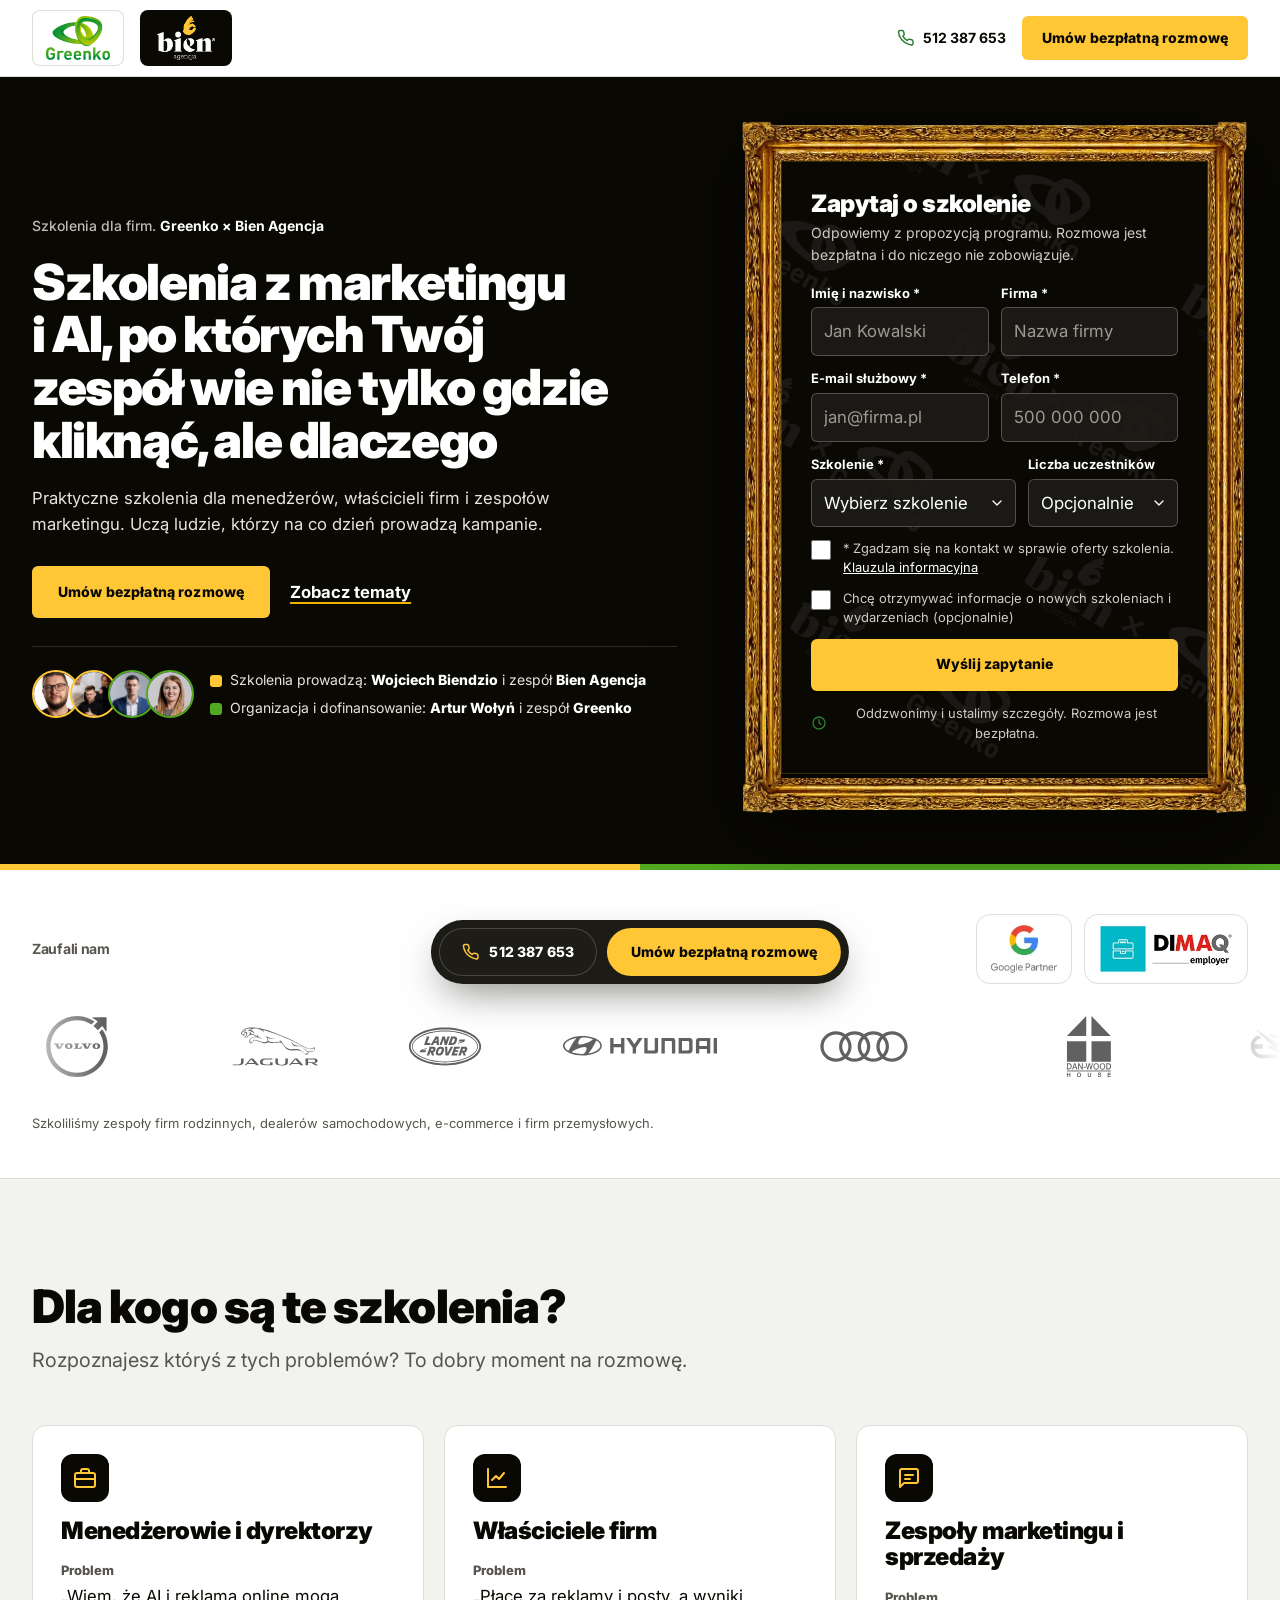
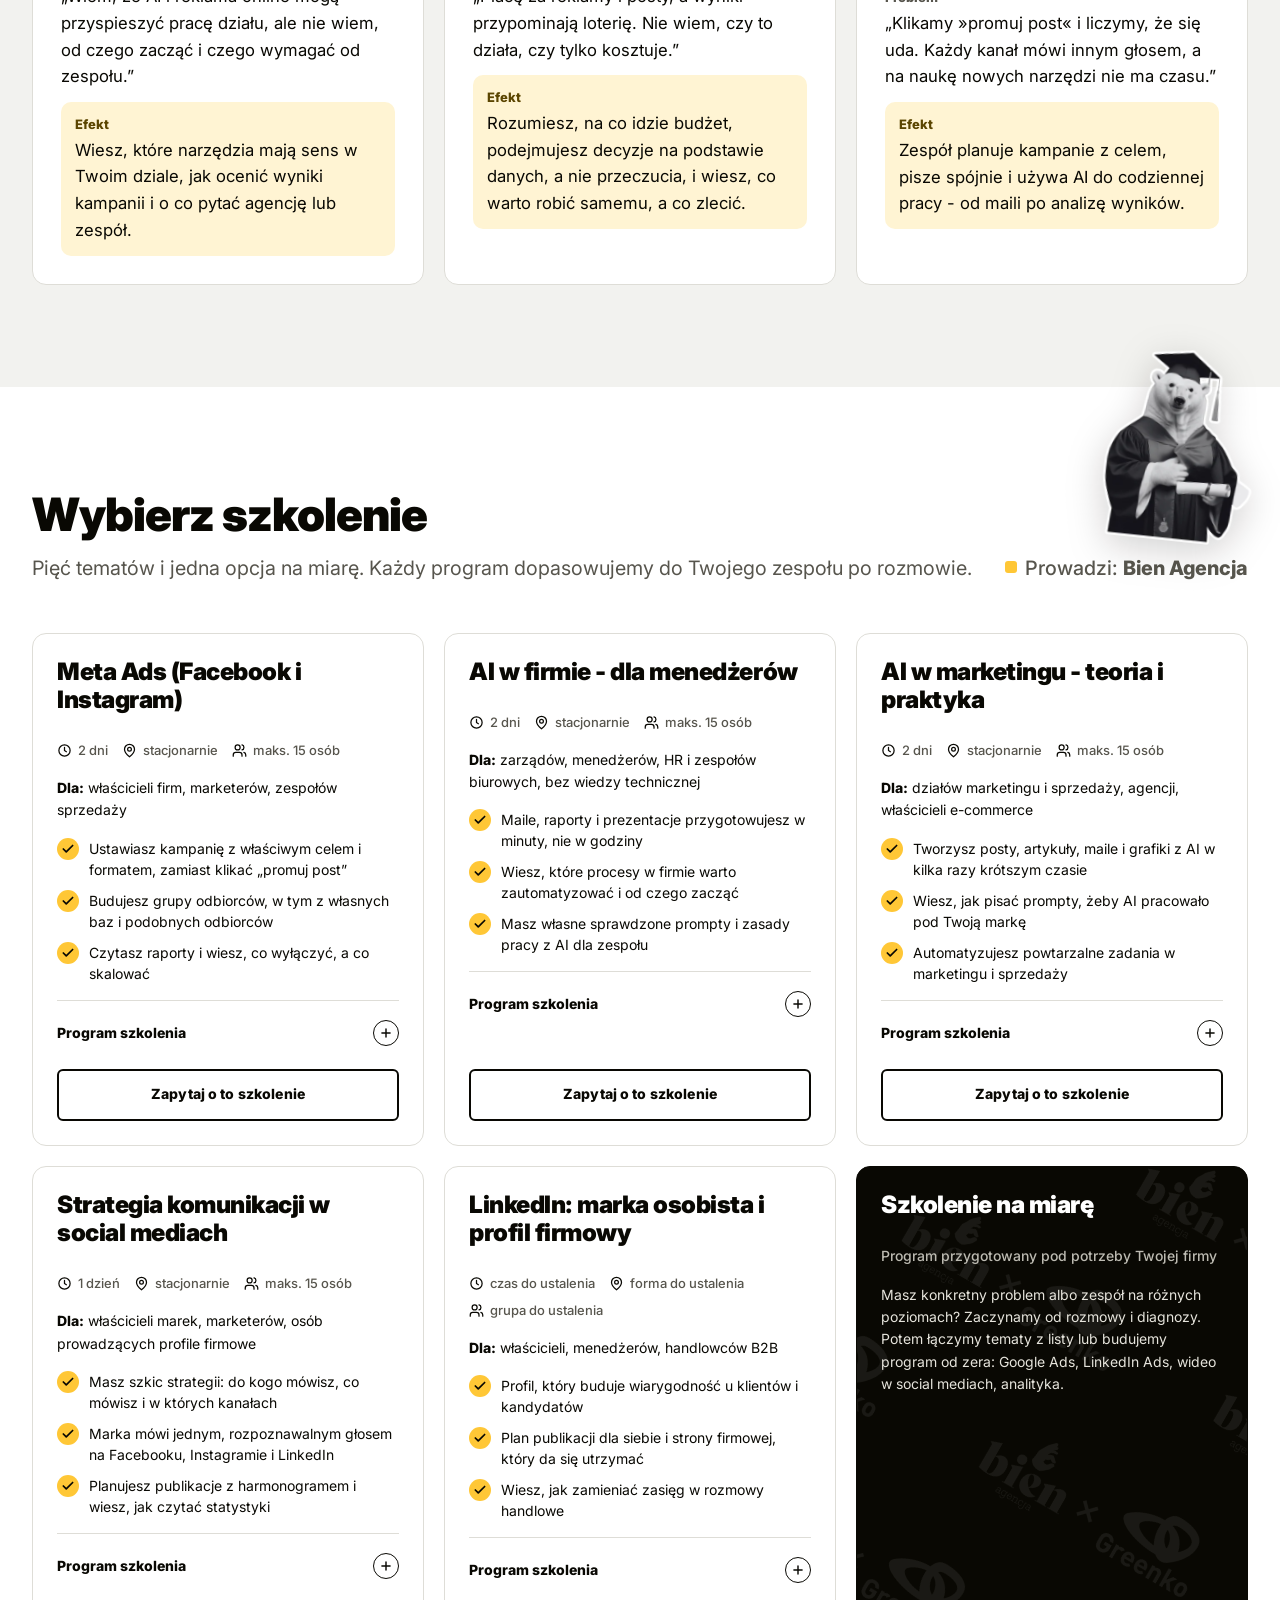
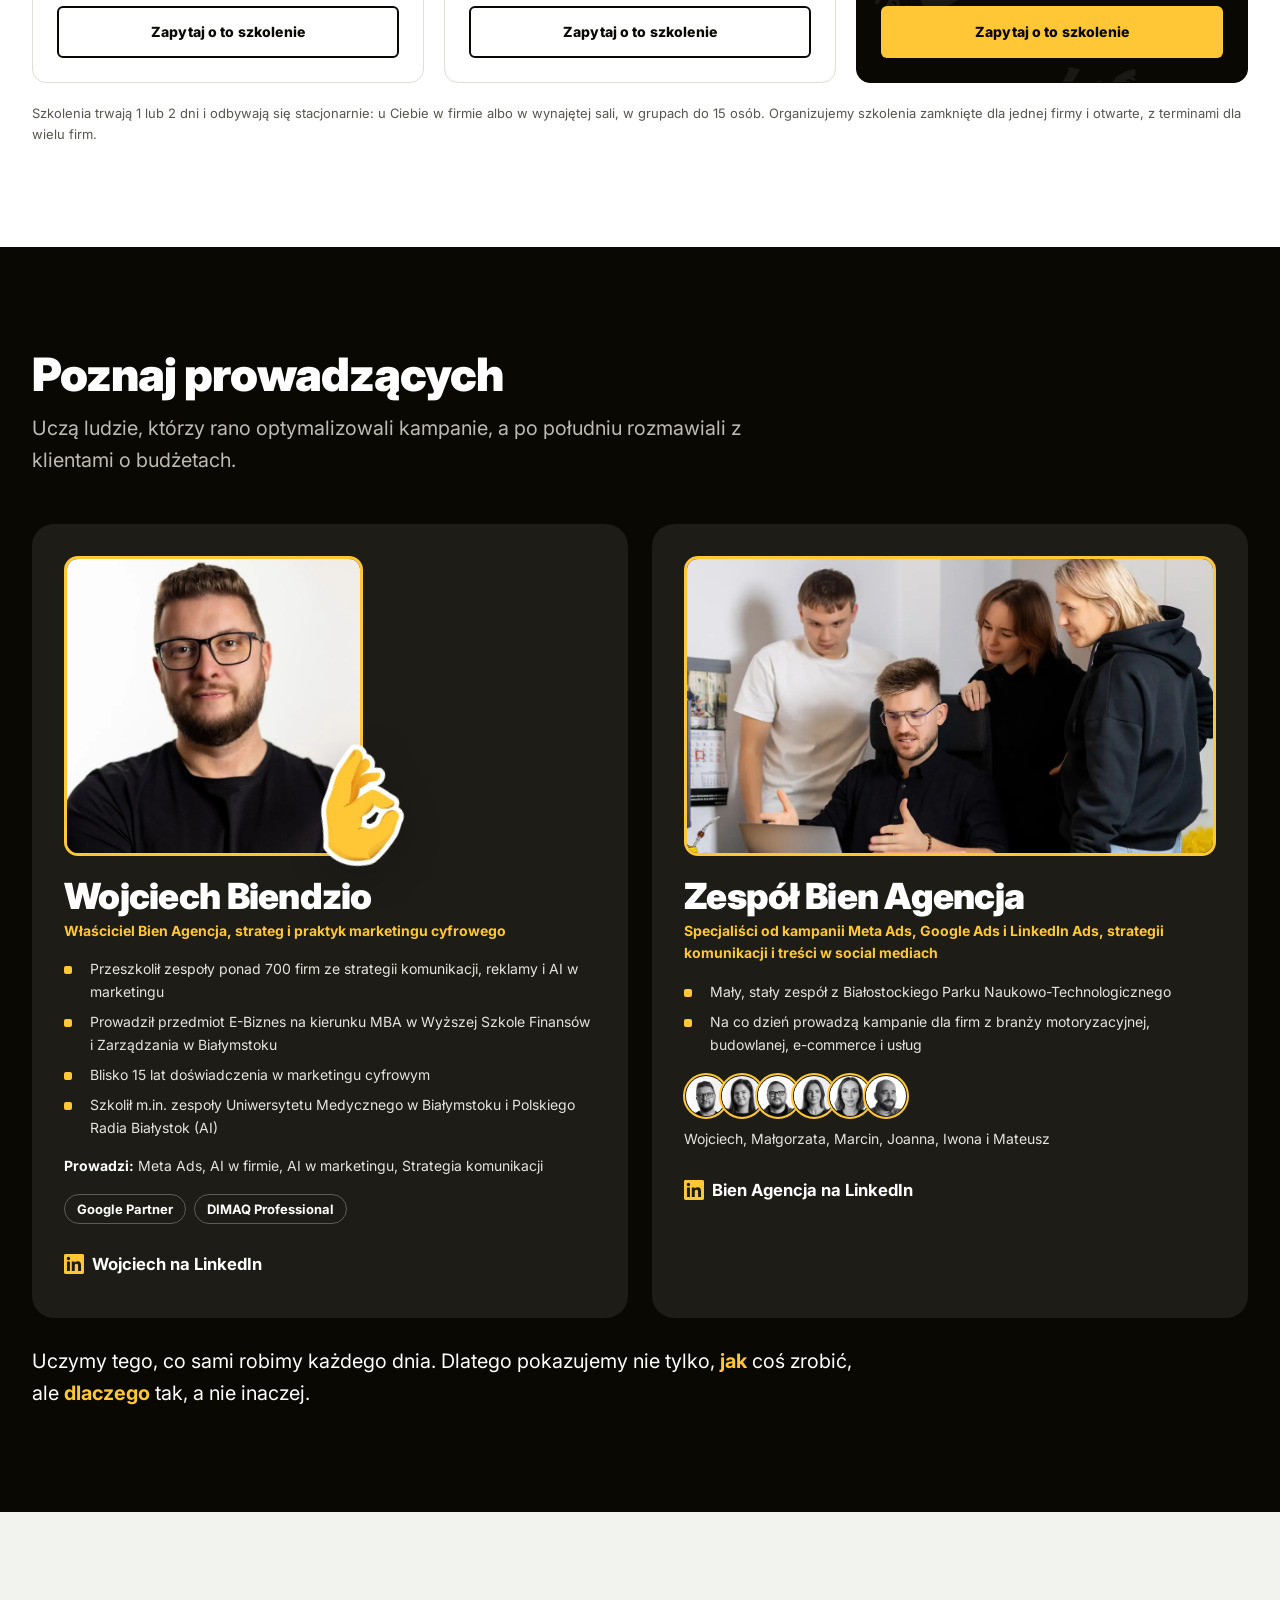
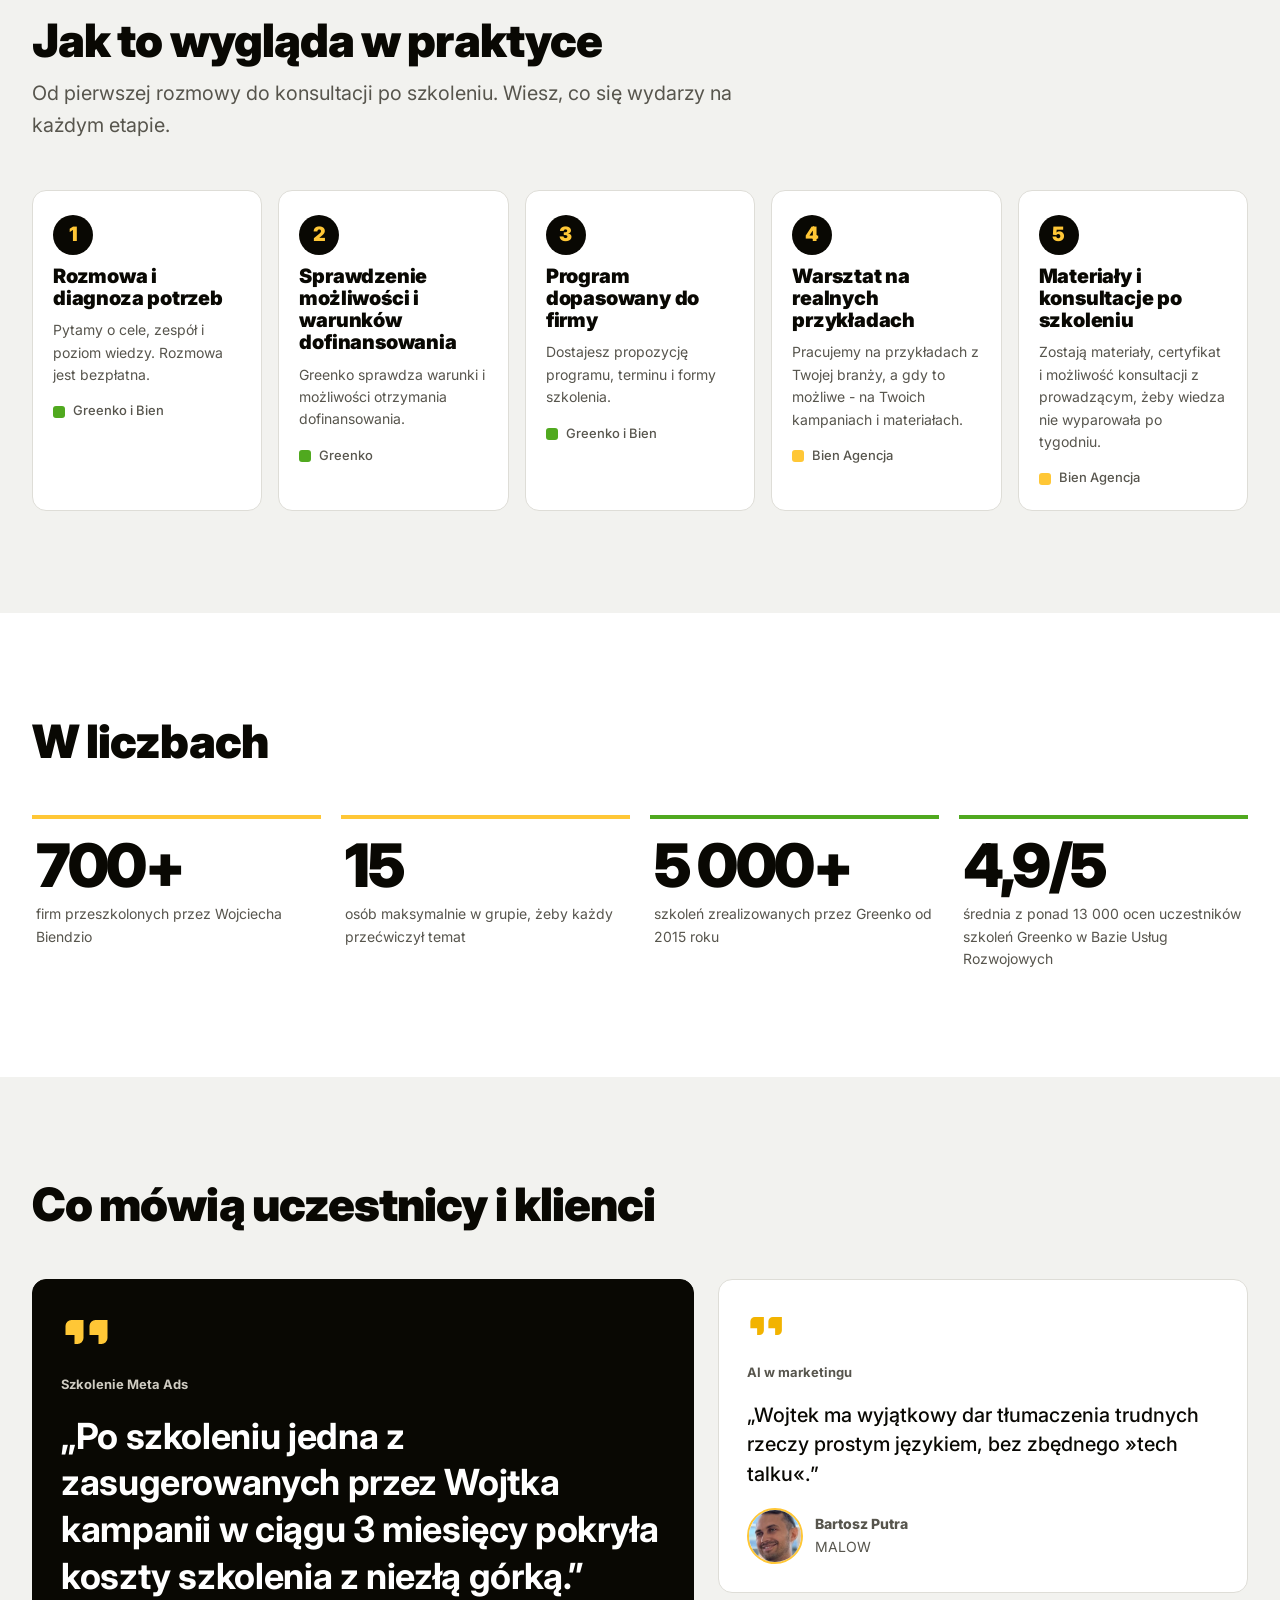
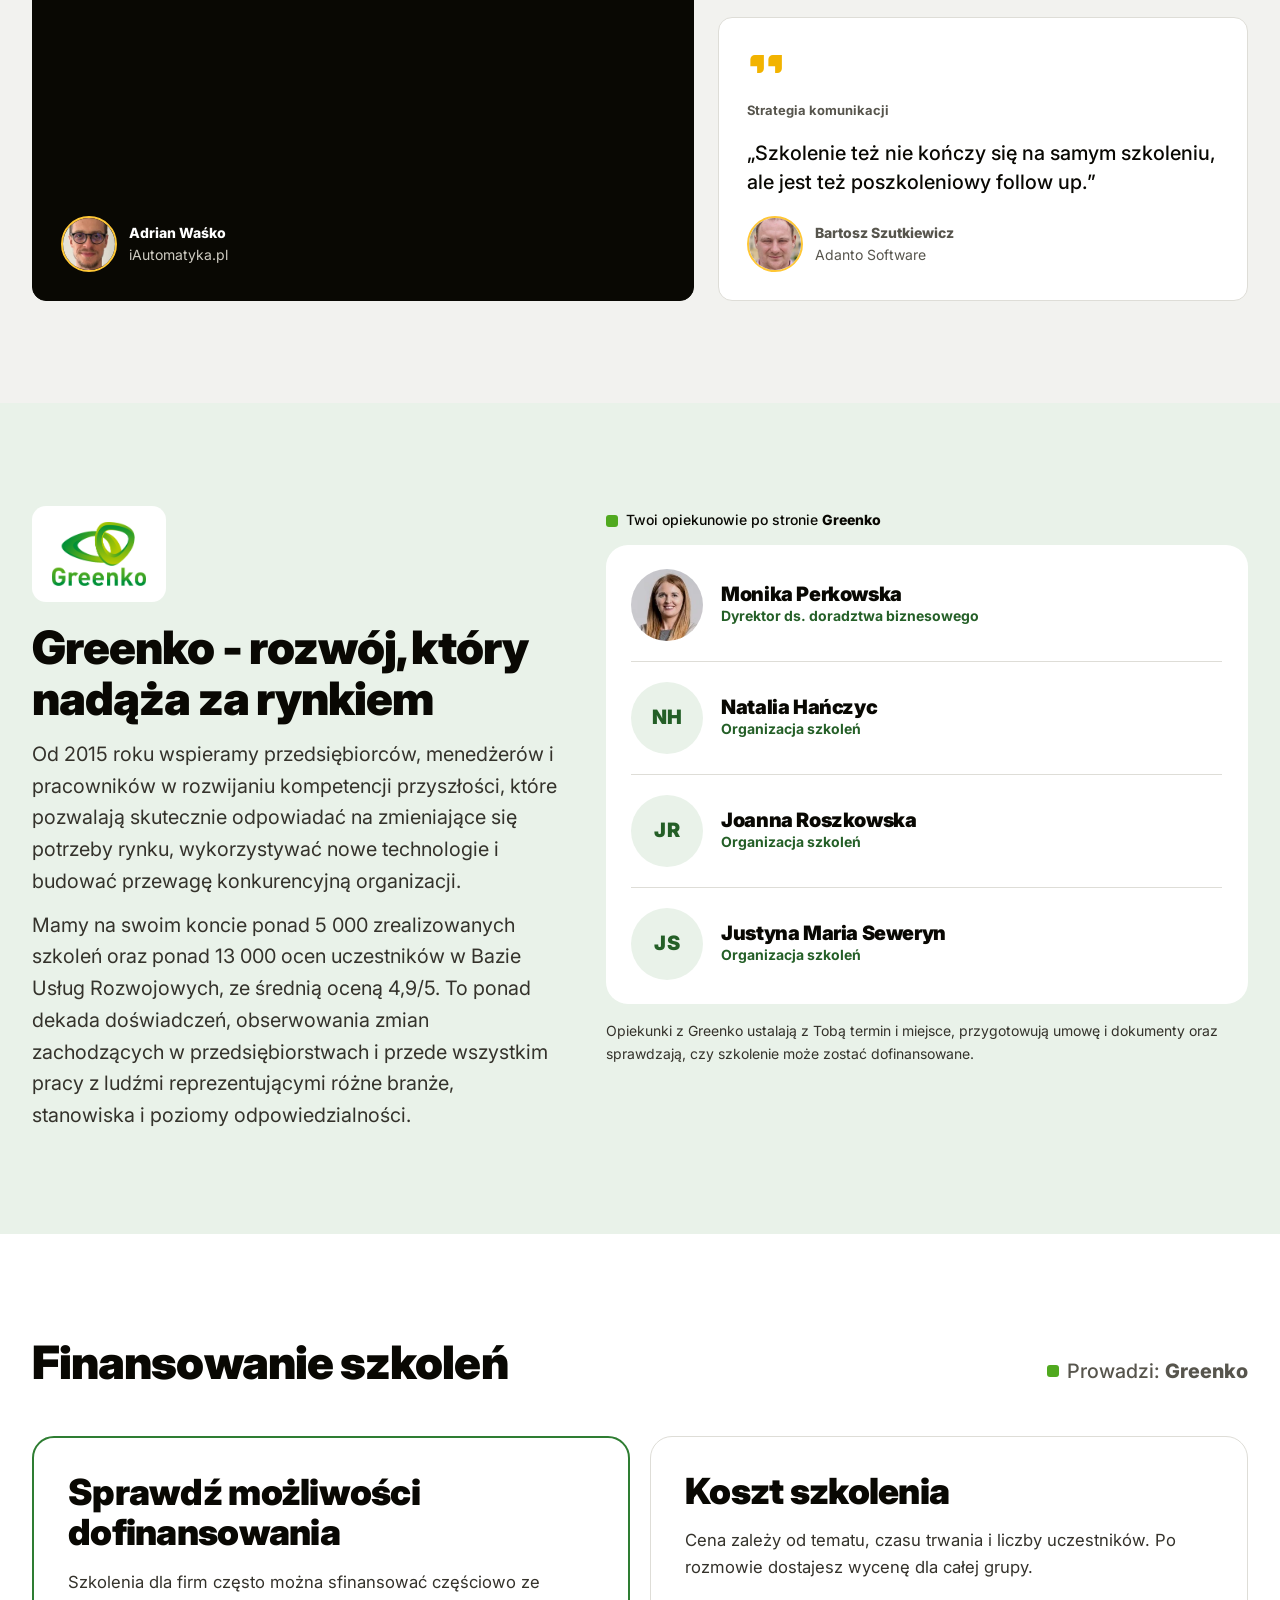
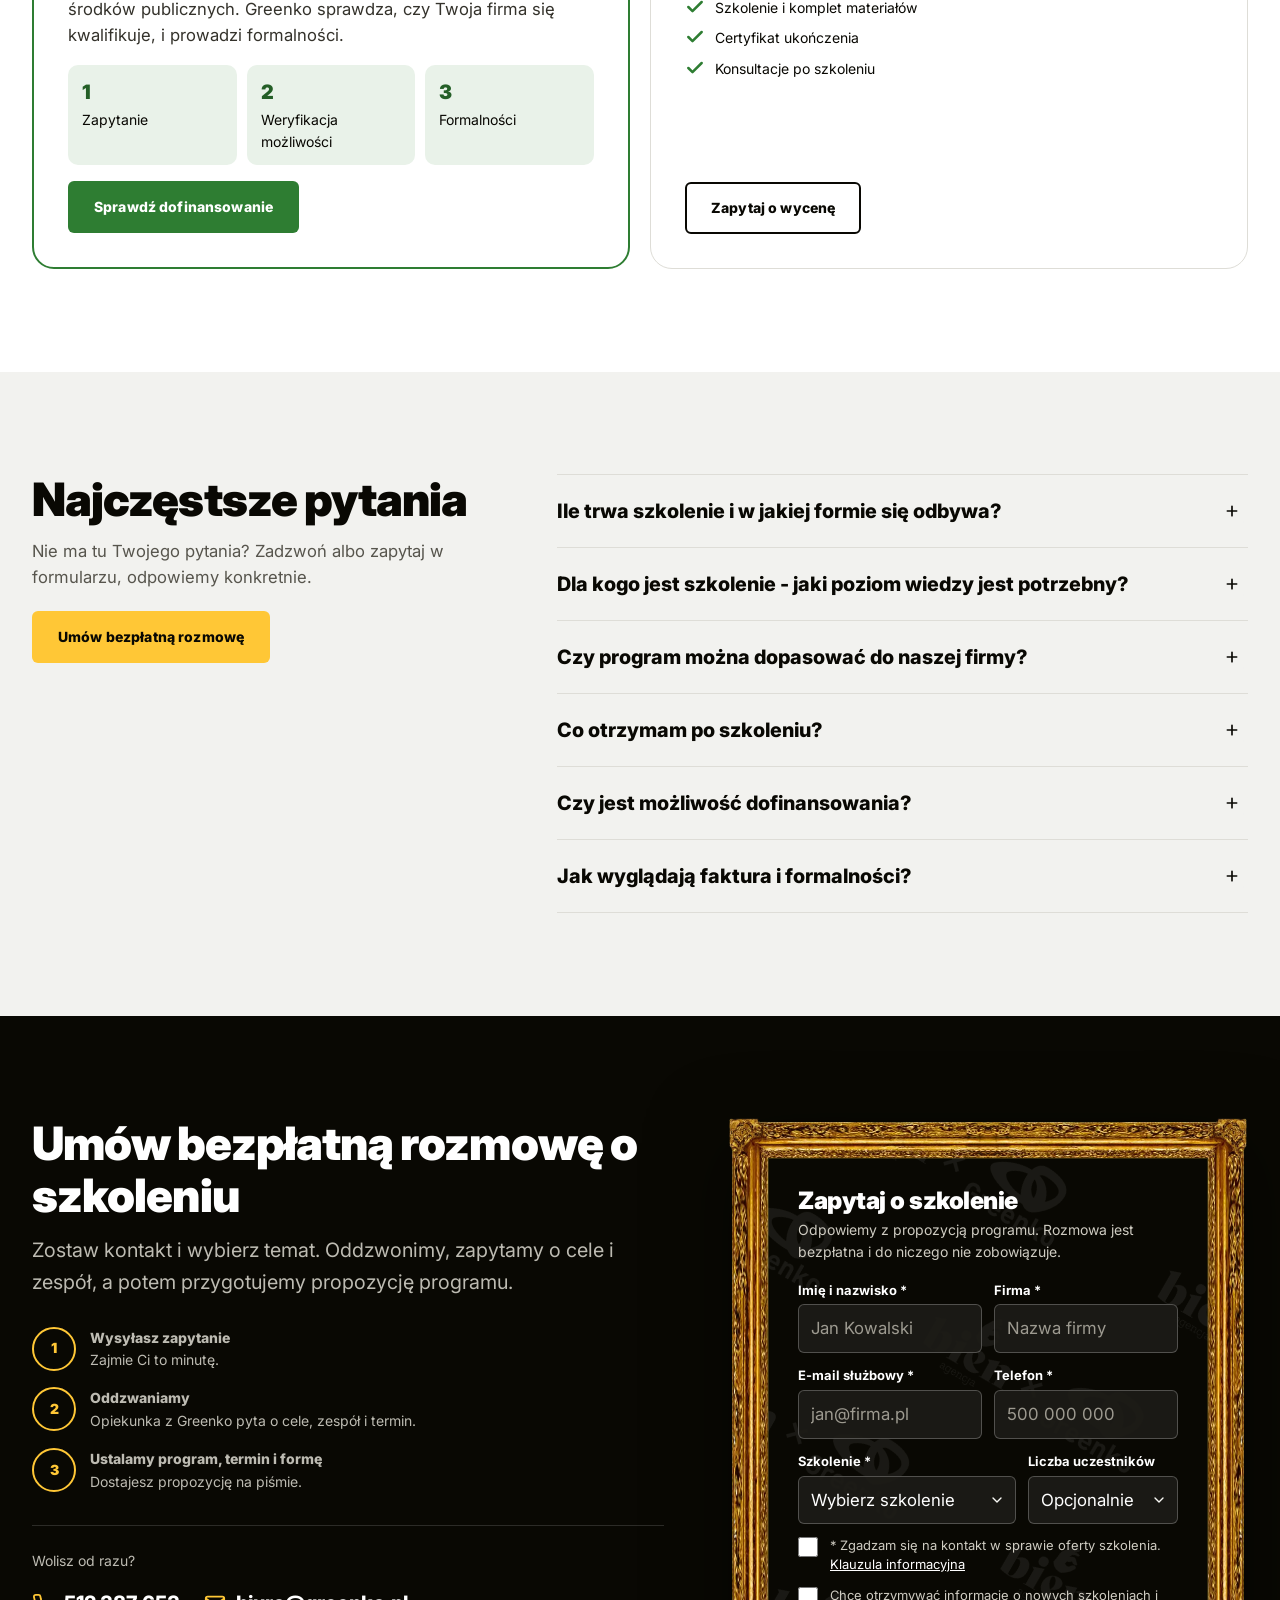
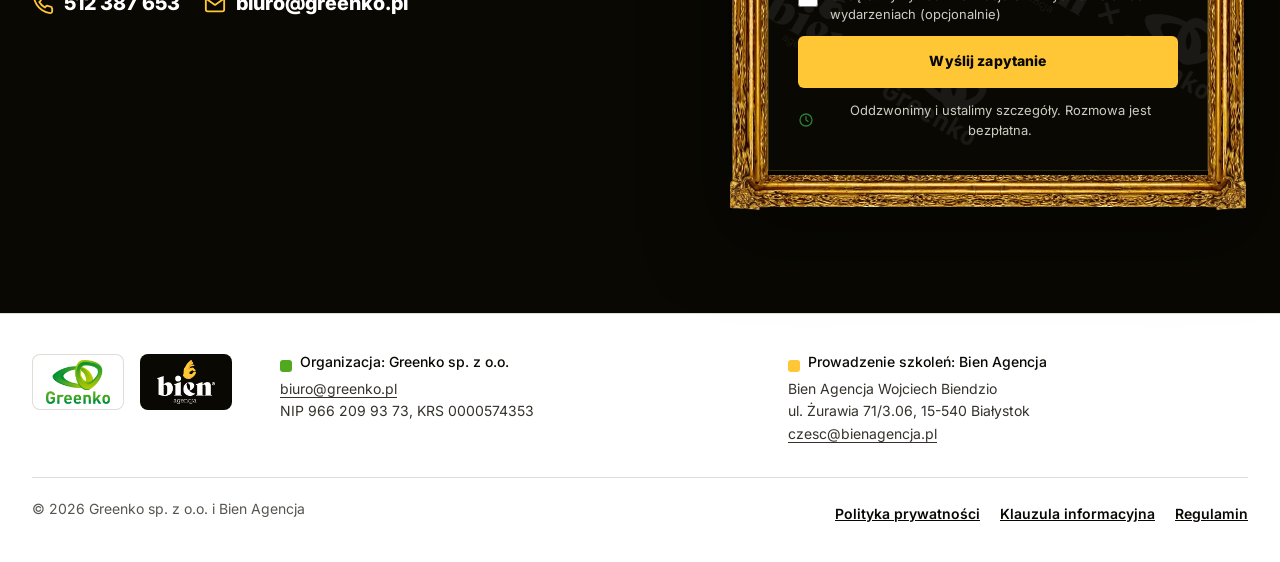
<file: index.html>
<!doctype html>
<html lang="pl">
<head>
  <meta charset="utf-8">
  <meta name="viewport" content="width=device-width, initial-scale=1">
  <title>Szkolenia z marketingu i AI dla firm - Greenko × Bien Agencja</title>
  <meta name="description" content="Szkolenia dla firm z Meta Ads, AI, social mediów i LinkedIn. Prowadzą praktycy z Bien Agencja, organizację i dofinansowanie zapewnia Greenko.">
  <meta name="robots" content="noindex, nofollow">
  <link rel="preconnect" href="https://fonts.googleapis.com">
  <link rel="preconnect" href="https://fonts.gstatic.com" crossorigin>
  <link href="https://fonts.googleapis.com/css2?family=Inter:wght@400;500;700;800;900&amp;display=swap" rel="stylesheet">
  <link rel="stylesheet" href="assets/styles.css">
  <!-- GTM: tu wchodzi kontener (po zgodzie, Consent Mode v2). Właściciel kontenera do ustalenia. -->
  <script>window.dataLayer = window.dataLayer || [];</script>
</head>
<body>
<svg width="0" height="0" style="position:absolute" aria-hidden="true" focusable="false">
  <symbol id="i-phone" viewBox="0 0 24 24" fill="none" stroke="currentColor" stroke-width="2" stroke-linecap="round" stroke-linejoin="round"><path d="M22 16.9v3a2 2 0 0 1-2.2 2 19.8 19.8 0 0 1-8.6-3.1 19.5 19.5 0 0 1-6-6A19.8 19.8 0 0 1 2.1 4.2 2 2 0 0 1 4.1 2h3a2 2 0 0 1 2 1.7c.1.9.4 1.8.7 2.7a2 2 0 0 1-.5 2.1L8 9.8a16 16 0 0 0 6 6l1.3-1.3a2 2 0 0 1 2.1-.4c.9.3 1.8.6 2.7.7a2 2 0 0 1 1.7 2z"/></symbol>
  <symbol id="i-check" viewBox="0 0 24 24" fill="none" stroke="currentColor" stroke-width="3" stroke-linecap="round" stroke-linejoin="round"><path d="M20 6 9 17l-5-5"/></symbol>
  <symbol id="i-chev" viewBox="0 0 24 24" fill="none" stroke="currentColor" stroke-width="2.5" stroke-linecap="round" stroke-linejoin="round"><path d="m6 9 6 6 6-6"/></symbol>
  <symbol id="i-plus" viewBox="0 0 24 24" fill="none" stroke="currentColor" stroke-width="2.5" stroke-linecap="round"><path d="M12 5v14M5 12h14"/></symbol>
  <symbol id="i-down" viewBox="0 0 24 24" fill="none" stroke="currentColor" stroke-width="2.5" stroke-linecap="round" stroke-linejoin="round"><path d="M12 5v14M19 12l-7 7-7-7"/></symbol>
  <symbol id="i-clock" viewBox="0 0 24 24" fill="none" stroke="currentColor" stroke-width="2" stroke-linecap="round" stroke-linejoin="round"><circle cx="12" cy="12" r="9"/><path d="M12 7v5l3 2"/></symbol>
  <symbol id="i-users" viewBox="0 0 24 24" fill="none" stroke="currentColor" stroke-width="2" stroke-linecap="round" stroke-linejoin="round"><path d="M16 21v-2a4 4 0 0 0-4-4H6a4 4 0 0 0-4 4v2"/><circle cx="9" cy="7" r="4"/><path d="M22 21v-2a4 4 0 0 0-3-3.9M16 3.1a4 4 0 0 1 0 7.8"/></symbol>
  <symbol id="i-pin" viewBox="0 0 24 24" fill="none" stroke="currentColor" stroke-width="2" stroke-linecap="round" stroke-linejoin="round"><path d="M20 10c0 6-8 12-8 12S4 16 4 10a8 8 0 0 1 16 0z"/><circle cx="12" cy="10" r="3"/></symbol>
  <symbol id="i-mail" viewBox="0 0 24 24" fill="none" stroke="currentColor" stroke-width="2" stroke-linecap="round" stroke-linejoin="round"><rect x="2" y="4" width="20" height="16" rx="2"/><path d="m22 6-10 7L2 6"/></symbol>
  <symbol id="i-in" viewBox="0 0 24 24" fill="currentColor"><path d="M20.45 20.45h-3.56v-5.57c0-1.33-.02-3.04-1.85-3.04-1.85 0-2.14 1.45-2.14 2.94v5.67H9.35V9h3.41v1.56h.05c.48-.9 1.64-1.85 3.37-1.85 3.6 0 4.27 2.37 4.27 5.46v6.28zM5.34 7.43a2.06 2.06 0 1 1 0-4.13 2.06 2.06 0 0 1 0 4.13zM7.12 20.45H3.56V9h3.56v11.45zM22.22 0H1.77C.79 0 0 .77 0 1.73v20.54C0 23.23.79 24 1.77 24h20.45c.98 0 1.78-.77 1.78-1.73V1.73C24 .77 23.2 0 22.22 0z"/></symbol>
  <symbol id="i-quote" viewBox="0 0 32 32" fill="currentColor"><path d="M13 8H7a4 4 0 0 0-4 4v6h6v6h2a4 4 0 0 0 4-4V8zm16 0h-6a4 4 0 0 0-4 4v6h6v6h2a4 4 0 0 0 4-4V8z"/></symbol>
  <symbol id="i-shield" viewBox="0 0 24 24" fill="none" stroke="currentColor" stroke-width="2" stroke-linecap="round" stroke-linejoin="round"><path d="M12 22s8-4 8-10V5l-8-3-8 3v7c0 6 8 10 8 10z"/><path d="m9 12 2 2 4-4"/></symbol>
  <symbol id="i-building" viewBox="0 0 24 24" fill="none" stroke="currentColor" stroke-width="2" stroke-linecap="round" stroke-linejoin="round"><path d="M3 21h18M5 21V7l7-4 7 4v14M9 9h1M9 13h1M9 17h1M14 9h1M14 13h1M14 17h1"/></symbol>
  <symbol id="i-flask" viewBox="0 0 24 24" fill="none" stroke="currentColor" stroke-width="2" stroke-linecap="round" stroke-linejoin="round"><path d="M9 3h6M10 3v6L4.5 19a1.5 1.5 0 0 0 1.3 2h12.4a1.5 1.5 0 0 0 1.3-2L14 9V3"/><path d="M7 15h10"/></symbol>
  <symbol id="i-award" viewBox="0 0 24 24" fill="none" stroke="currentColor" stroke-width="2" stroke-linecap="round" stroke-linejoin="round"><circle cx="12" cy="8" r="6"/><path d="M15.5 13 17 22l-5-3-5 3 1.5-9"/></symbol>
  <symbol id="i-brief" viewBox="0 0 24 24" fill="none" stroke="currentColor" stroke-width="2" stroke-linecap="round" stroke-linejoin="round"><rect x="2" y="7" width="20" height="14" rx="2"/><path d="M16 7V5a2 2 0 0 0-2-2h-4a2 2 0 0 0-2 2v2M2 13h20"/></symbol>
  <symbol id="i-owner" viewBox="0 0 24 24" fill="none" stroke="currentColor" stroke-width="2" stroke-linecap="round" stroke-linejoin="round"><path d="M3 3v18h18"/><path d="m7 14 4-4 3 3 5-6"/></symbol>
  <symbol id="i-team" viewBox="0 0 24 24" fill="none" stroke="currentColor" stroke-width="2" stroke-linecap="round" stroke-linejoin="round"><path d="M21 15a2 2 0 0 1-2 2H7l-4 4V5a2 2 0 0 1 2-2h14a2 2 0 0 1 2 2z"/><path d="M8 9h8M8 13h5"/></symbol>
  <symbol id="i-arrow" viewBox="0 0 24 24" fill="none" stroke="currentColor" stroke-width="2.5" stroke-linecap="round" stroke-linejoin="round"><path d="M5 12h14M13 6l6 6-6 6"/></symbol>
</svg>
<a class="skip-link" href="#main">Przejdź do treści</a>

<!-- 00 Nagłówek -->
<header class="site-header">
  <div class="wrap site-header__inner">
    <div class="brands" aria-label="Greenko i Bien Agencja">
      <span class="brand brand--greenko"><img src="assets/logo-greenko-trim.png" alt="Greenko" width="235" height="160"></span>
      <span class="brand brand--bien"><img src="assets/logo-bien-trim.png" alt="Bien Agencja" width="213" height="160"></span>
    </div>
    <div class="header-actions">
      <a class="header-phone" href="tel:+48512387653" data-phone="header" aria-label="Zadzwoń do Greenko: 512 387 653"><svg class="icon" aria-hidden="true" focusable="false"><use href="#i-phone"/></svg><span class="header-phone__label">512 387 653</span></a>
      <a class="btn btn--primary btn--sm header-cta" href="#formularz" data-cta="Umów rozmowę" data-section="header">Umów bezpłatną rozmowę</a>
    </div>
  </div>
</header>

<main id="main">

<!-- 01 Hero -->
<section class="hero on-ink" aria-labelledby="hero-title">
  <div class="wrap hero__grid">
    <div class="hero__copy">
      <p class="hero__eyebrow">Szkolenia dla firm. <strong>Greenko × Bien Agencja</strong></p>
      <h1 id="hero-title">Szkolenia z marketingu i AI, po których Twój zespół wie nie tylko gdzie kliknąć, ale dlaczego</h1>
      <p class="hero__lead">Praktyczne szkolenia dla menedżerów, właścicieli firm i zespołów marketingu. Uczą ludzie, którzy na co dzień prowadzą kampanie.</p>
      <div class="hero__ctas">
        <a href="#formularz" class="btn btn--primary" data-cta="Umów bezpłatną rozmowę o szkoleniu" data-section="hero" data-hero-cta>Umów bezpłatną rozmowę</a>
        <a href="#szkolenia" class="link" data-cta="Zobacz tematy" data-section="hero">Zobacz tematy</a>
      </div>
      <div class="hero__people">
        <div class="avatars avatars--duo" aria-hidden="true">
          <img src="assets/zespol/wojciech-biendzio-96.webp" alt="" width="48" height="48">
          <img src="assets/zespol/zespol-bien-96.webp" alt="" width="48" height="48">
          <img class="is-greenko" src="assets/zespol/artur-wolyn.webp" alt="" width="48" height="48">
          <img class="is-greenko" src="assets/zespol/monika-perkowska.webp" alt="" width="48" height="48">
        </div>
        <p class="hero__lines">
          <span class="role role--bien">Szkolenia prowadzą: <b>Wojciech Biendzio</b> i zespół <b>Bien Agencja</b></span>
          <span class="role role--greenko">Organizacja i dofinansowanie: <b>Artur Wołyń</b> i zespół <b>Greenko</b></span>
        </p>
      </div>
    </div>
    <div class="hero__form form-frame" id="formularz-hero">
    <div class="form-card">
      <h2 class="form-card__title" id="form-hero-title">Zapytaj o szkolenie</h2>
      <p class="form-card__sub">Odpowiemy z propozycją programu. Rozmowa jest bezpłatna i do niczego nie zobowiązuje.</p>
      <form class="form" action="dziekujemy.html" method="post" novalidate data-form="h" aria-labelledby="form-hero-title">
        <input type="hidden" name="utm_source" data-track="utm_source">
        <input type="hidden" name="utm_medium" data-track="utm_medium">
        <input type="hidden" name="utm_campaign" data-track="utm_campaign">
        <input type="hidden" name="utm_content" data-track="utm_content">
        <input type="hidden" name="utm_term" data-track="utm_term">
        <input type="hidden" name="gclid" data-track="gclid">
        <input type="hidden" name="fbclid" data-track="fbclid">
        <input type="hidden" name="landing_url" data-track="landing_url">
        <div class="hp" aria-hidden="true">
          <label for="h-website">Zostaw to pole puste</label>
          <input type="text" id="h-website" name="website" tabindex="-1" autocomplete="off">
        </div>
        <div class="form__row form__row--2">
          <div class="field">
            <label for="h-name">Imię i nazwisko *</label>
            <input id="h-name" name="name" type="text" autocomplete="name" placeholder="Jan Kowalski" required data-error="Podaj imię i nazwisko" aria-describedby="h-name-err">
            <p class="field__error" id="h-name-err" aria-live="polite"></p>
          </div>
          <div class="field">
            <label for="h-company">Firma *</label>
            <input id="h-company" name="company" type="text" autocomplete="organization" placeholder="Nazwa firmy" required data-error="Podaj nazwę firmy" aria-describedby="h-company-err">
            <p class="field__error" id="h-company-err" aria-live="polite"></p>
          </div>
        </div>
        <div class="form__row form__row--2">
          <div class="field">
            <label for="h-email">E-mail służbowy *</label>
            <input id="h-email" name="email" type="email" autocomplete="email" inputmode="email" placeholder="jan@firma.pl" required data-error="Podaj poprawny adres e-mail" aria-describedby="h-email-err">
            <p class="field__error" id="h-email-err" aria-live="polite"></p>
          </div>
          <div class="field">
            <label for="h-phone">Telefon *</label>
            <input id="h-phone" name="phone" type="tel" autocomplete="tel" inputmode="tel" placeholder="500 000 000" required pattern="[0-9 +()\-]{9,}" data-error="Podaj numer telefonu, żebyśmy mogli oddzwonić" aria-describedby="h-phone-err">
            <p class="field__error" id="h-phone-err" aria-live="polite"></p>
          </div>
        </div>
        <div class="form__row form__row--course">
          <div class="field">
            <label for="h-training">Szkolenie *</label>
            <select id="h-training" name="training" required data-error="Wybierz temat szkolenia" data-training-select aria-describedby="h-training-err">
              <option value="">Wybierz szkolenie</option>
              <option value="metaads">Meta Ads (Facebook i Instagram)</option>
              <option value="ai-w-firmie">AI w firmie - dla menedżerów</option>
              <option value="ai-w-marketingu">AI w marketingu - teoria i praktyka</option>
              <option value="strategia-social-media">Strategia komunikacji w social mediach</option>
              <option value="linkedin">LinkedIn: marka osobista i profil firmowy</option>
              <option value="na-miare">Szkolenie na miarę</option>
            </select>
            <p class="field__error" id="h-training-err" aria-live="polite"></p>
          </div>
          <div class="field">
            <label for="h-participants">Liczba uczestników</label>
            <select id="h-participants" name="participants">
              <option value="">Opcjonalnie</option>
              <option value="1-5">1-5</option>
              <option value="6-10">6-10</option>
              <option value="11-15">11-15</option>
              <option value="15+">więcej niż 15 (kilka grup)</option>
            </select>
          </div>
        </div>
        <div>
          <label class="consent" for="h-consent">
            <input type="checkbox" id="h-consent" name="consent_contact" value="1" required data-error="Zgoda jest potrzebna, żebyśmy mogli odpowiedzieć" aria-describedby="h-consent-err">
            <span>* Zgadzam się na kontakt w sprawie oferty szkolenia. <a href="#">Klauzula informacyjna</a></span>
          </label>
          <p class="field__error" id="h-consent-err" aria-live="polite"></p>
        </div>
        <label class="consent" for="h-marketing">
          <input type="checkbox" id="h-marketing" name="consent_marketing" value="1">
          <span>Chcę otrzymywać informacje o nowych szkoleniach i wydarzeniach (opcjonalnie)</span>
        </label>
        <button type="submit" class="btn btn--primary btn--block" data-submit>Wyślij zapytanie</button>
        <p class="form__status field__error" role="alert" data-status></p>
        <p class="form__note"><svg class="icon" aria-hidden="true" focusable="false"><use href="#i-clock"/></svg><span>Oddzwonimy i ustalimy szczegóły. Rozmowa jest bezpłatna.</span></p>
      </form>
    </div>
    </div>
  </div>
</section>

<!-- 02 Zaufali nam -->
<section class="trust" aria-labelledby="trust-title">
  <div class="wrap trust__top">
    <h2 class="trust__label" id="trust-title">Zaufali nam</h2>
    <ul class="certs" aria-label="Certyfikaty i członkostwa">
      <li class="cert cert--bien"><img src="assets/certy/google-partner.webp" alt="Google Partner" width="213" height="155" decoding="async"></li>
      <li class="cert cert--bien"><img src="assets/certy/dimaq.webp" alt="DIMAQ" width="256" height="96" decoding="async"></li>
    </ul>
  </div>
  <div class="marquee" data-marquee>
    <div class="marquee__track">
      <ul class="marquee__list" aria-label="Wybrani klienci Bien Agencja">
          <li><img src="assets/klienci/volvo-white.svg" alt="Volvo" width="100" height="40" decoding="async"></li>
          <li><img src="assets/klienci/Jaguar-white-1.svg" alt="Jaguar" width="67" height="40" decoding="async"></li>
          <li><img src="assets/klienci/land-rover-white-1.svg" alt="Land Rover" width="62" height="40" decoding="async"></li>
          <li><img src="assets/klienci/hyundai-white.svg" alt="Hyundai" width="100" height="40" decoding="async"></li>
          <li><img src="assets/klienci/audi-white.svg" alt="Audi" width="100" height="40" decoding="async"></li>
          <li><img src="assets/klienci/dan-wood-white.svg" alt="Danwood" width="100" height="40" decoding="async"></li>
          <li><img src="assets/klienci/elhurt-white.svg" alt="Elhurt-Elmet" width="100" height="40" decoding="async"></li>
          <li><img src="assets/klienci/taniaksiazka-white-1.svg" alt="TaniaKsiazka.pl" width="100" height="40" decoding="async"></li>
          <li><img src="assets/klienci/politechnika-bialostocka-white-1.svg" alt="Politechnika Białostocka" width="50" height="40" decoding="async"></li>
          <li><img src="assets/klienci/BPNT-white.svg" alt="Białostocki Park Naukowo-Technologiczny" width="100" height="40" decoding="async"></li>
          <li><img src="assets/klienci/interphoto-white-1.svg" alt="Interphoto" width="40" height="40" decoding="async"></li>
          <li><img src="assets/klienci/primarot-white.svg" alt="Primator" width="100" height="40" decoding="async"></li>
          <li><img src="assets/klienci/marketer-white.svg" alt="Marketer+" width="100" height="40" decoding="async"></li>
          <li><img src="assets/klienci/ecommerce-white.svg" alt="E-commerce w Praktyce" width="100" height="40" decoding="async"></li>
      </ul>
      <ul class="marquee__list" aria-hidden="true">
          <li><img src="assets/klienci/volvo-white.svg" alt="" width="100" height="40" decoding="async"></li>
          <li><img src="assets/klienci/Jaguar-white-1.svg" alt="" width="67" height="40" decoding="async"></li>
          <li><img src="assets/klienci/land-rover-white-1.svg" alt="" width="62" height="40" decoding="async"></li>
          <li><img src="assets/klienci/hyundai-white.svg" alt="" width="100" height="40" decoding="async"></li>
          <li><img src="assets/klienci/audi-white.svg" alt="" width="100" height="40" decoding="async"></li>
          <li><img src="assets/klienci/dan-wood-white.svg" alt="" width="100" height="40" decoding="async"></li>
          <li><img src="assets/klienci/elhurt-white.svg" alt="" width="100" height="40" decoding="async"></li>
          <li><img src="assets/klienci/taniaksiazka-white-1.svg" alt="" width="100" height="40" decoding="async"></li>
          <li><img src="assets/klienci/politechnika-bialostocka-white-1.svg" alt="" width="50" height="40" decoding="async"></li>
          <li><img src="assets/klienci/BPNT-white.svg" alt="" width="100" height="40" decoding="async"></li>
          <li><img src="assets/klienci/interphoto-white-1.svg" alt="" width="40" height="40" decoding="async"></li>
          <li><img src="assets/klienci/primarot-white.svg" alt="" width="100" height="40" decoding="async"></li>
          <li><img src="assets/klienci/marketer-white.svg" alt="" width="100" height="40" decoding="async"></li>
          <li><img src="assets/klienci/ecommerce-white.svg" alt="" width="100" height="40" decoding="async"></li>
      </ul>
    </div>
  </div>
  <div class="wrap">
    <p class="trust__note">Szkoliliśmy zespoły firm rodzinnych, dealerów samochodowych, e-commerce i firm przemysłowych.</p>
  </div>
</section>

<!-- 03 Dla kogo -->
<section class="section section--mist" aria-labelledby="dlakogo-title">
  <div class="wrap">
    <div class="section__head">
      <h2 id="dlakogo-title">Dla kogo są te szkolenia?</h2>
      <p>Rozpoznajesz któryś z tych problemów? To dobry moment na rozmowę.</p>
    </div>
    <div class="grid grid--3">
      <article class="persona">
        <span class="persona__icon"><svg class="" aria-hidden="true" focusable="false"><use href="#i-brief"/></svg></span>
        <h3>Menedżerowie i dyrektorzy</h3>
        <dl>
          <div><dt>Problem</dt><dd>„Wiem, że AI i reklama online mogą przyspieszyć pracę działu, ale nie wiem, od czego zacząć i czego wymagać od zespołu.”</dd></div>
          <div class="effect"><dt>Efekt</dt><dd>Wiesz, które narzędzia mają sens w Twoim dziale, jak ocenić wyniki kampanii i o co pytać agencję lub zespół.</dd></div>
        </dl>
      </article>
      <article class="persona">
        <span class="persona__icon"><svg class="" aria-hidden="true" focusable="false"><use href="#i-owner"/></svg></span>
        <h3>Właściciele firm</h3>
        <dl>
          <div><dt>Problem</dt><dd>„Płacę za reklamy i posty, a wyniki przypominają loterię. Nie wiem, czy to działa, czy tylko kosztuje.”</dd></div>
          <div class="effect"><dt>Efekt</dt><dd>Rozumiesz, na co idzie budżet, podejmujesz decyzje na podstawie danych, a nie przeczucia, i wiesz, co warto robić samemu, a co zlecić.</dd></div>
        </dl>
      </article>
      <article class="persona">
        <span class="persona__icon"><svg class="" aria-hidden="true" focusable="false"><use href="#i-team"/></svg></span>
        <h3>Zespoły marketingu i sprzedaży</h3>
        <dl>
          <div><dt>Problem</dt><dd>„Klikamy »promuj post« i liczymy, że się uda. Każdy kanał mówi innym głosem, a na naukę nowych narzędzi nie ma czasu.”</dd></div>
          <div class="effect"><dt>Efekt</dt><dd>Zespół planuje kampanie z celem, pisze spójnie i używa AI do codziennej pracy - od maili po analizę wyników.</dd></div>
        </dl>
      </article>
    </div>
  </div>
</section>

<!-- 04 Szkolenia -->
<section class="section section--has-sticker" id="szkolenia" aria-labelledby="szkolenia-title">
  <div class="wrap">
  <img class="sticker sticker--szkolenia" src="assets/naklejka-mis-absolwent.webp" width="342" height="440" alt="" loading="lazy" decoding="async">
    <div class="section__head section__head--split">
      <div>
        <h2 id="szkolenia-title">Wybierz szkolenie</h2>
        <p style="margin-top:12px">Pięć tematów i jedna opcja na miarę. Każdy program dopasowujemy do Twojego zespołu po rozmowie.</p>
      </div>
      <p class="role role--bien">Prowadzi: <b>Bien Agencja</b></p>
    </div>
    <div class="courses">
      <article class="course" id="szkolenie-metaads" data-course="metaads">
        <h3 class="course__h">
          <button type="button" class="course__head" aria-expanded="false" aria-controls="body-metaads" id="head-metaads">
            <span class="course__head-inner">
              <span class="course__title">Meta Ads (Facebook i Instagram)</span>
              <span class="course__chev" aria-hidden="true"><svg class="" aria-hidden="true" focusable="false"><use href="#i-chev"/></svg></span>
            </span>
          </button>
        </h3>
        <div class="course__body" id="body-metaads" role="region" aria-labelledby="head-metaads" hidden>
          <p class="course__meta">
            <span><svg class="icon" aria-hidden="true" focusable="false"><use href="#i-clock"/></svg>2 dni</span>
            <span><svg class="icon" aria-hidden="true" focusable="false"><use href="#i-pin"/></svg>stacjonarnie</span>
            <span><svg class="icon" aria-hidden="true" focusable="false"><use href="#i-users"/></svg>maks. 15 osób</span>
          </p>
          <p class="course__for"><b>Dla:</b> właścicieli firm, marketerów, zespołów sprzedaży</p>
          <ul class="effects">
            <li><svg class="icon" aria-hidden="true" focusable="false"><use href="#i-check"/></svg><span>Ustawiasz kampanię z właściwym celem i formatem, zamiast klikać „promuj post”</span></li>
            <li><svg class="icon" aria-hidden="true" focusable="false"><use href="#i-check"/></svg><span>Budujesz grupy odbiorców, w tym z własnych baz i podobnych odbiorców</span></li>
            <li><svg class="icon" aria-hidden="true" focusable="false"><use href="#i-check"/></svg><span>Czytasz raporty i wiesz, co wyłączyć, a co skalować</span></li>
          </ul>
          <details class="program">
            <summary>Program szkolenia <span class="plus" aria-hidden="true"><svg class="" aria-hidden="true" focusable="false"><use href="#i-plus"/></svg></span></summary>
            <div class="program__content">
              <ul>
                <li>Panel reklamowy Meta - jak działa, co i gdzie</li>
                <li>Cele reklamowe i formaty reklam - kiedy który wybrać</li>
                <li>Ustawienia konta, płatności i faktury</li>
                <li>Grupy docelowe i kierowanie po zainteresowaniach</li>
                <li>Niestandardowe grupy odbiorców: bazy mailingowe i kontaktowe, podobni odbiorcy, aktywni użytkownicy</li>
                <li>Skuteczne grafiki w reklamie Meta</li>
                <li>Budżet - z jakimi kosztami się liczyć i jakich efektów spodziewać</li>
                <li>Co wolno, a czego nie wolno w reklamie Meta</li>
                <li>Raporty reklam - jak je czytać i tworzyć</li>
                <li>Dzień 2: całodniowy warsztat na kampaniach</li>
              </ul>
            </div>
          </details>
          
          <div class="course__foot">
            <a href="#formularz" class="btn btn--ghost btn--block" data-course-cta="metaads" data-cta="Zapytaj o to szkolenie" data-section="card_metaads">Zapytaj o to szkolenie</a>
          </div>
        </div>
      </article>
      <article class="course" id="szkolenie-ai-w-firmie" data-course="ai-w-firmie">
        <h3 class="course__h">
          <button type="button" class="course__head" aria-expanded="false" aria-controls="body-ai-w-firmie" id="head-ai-w-firmie">
            <span class="course__head-inner">
              <span class="course__title">AI w firmie - dla menedżerów</span>
              <span class="course__chev" aria-hidden="true"><svg class="" aria-hidden="true" focusable="false"><use href="#i-chev"/></svg></span>
            </span>
          </button>
        </h3>
        <div class="course__body" id="body-ai-w-firmie" role="region" aria-labelledby="head-ai-w-firmie" hidden>
          <p class="course__meta">
            <span><svg class="icon" aria-hidden="true" focusable="false"><use href="#i-clock"/></svg>2 dni</span>
            <span><svg class="icon" aria-hidden="true" focusable="false"><use href="#i-pin"/></svg>stacjonarnie</span>
            <span><svg class="icon" aria-hidden="true" focusable="false"><use href="#i-users"/></svg>maks. 15 osób</span>
          </p>
          <p class="course__for"><b>Dla:</b> zarządów, menedżerów, HR i zespołów biurowych, bez wiedzy technicznej</p>
          <ul class="effects">
            <li><svg class="icon" aria-hidden="true" focusable="false"><use href="#i-check"/></svg><span>Maile, raporty i prezentacje przygotowujesz w minuty, nie w godziny</span></li>
            <li><svg class="icon" aria-hidden="true" focusable="false"><use href="#i-check"/></svg><span>Wiesz, które procesy w firmie warto zautomatyzować i od czego zacząć</span></li>
            <li><svg class="icon" aria-hidden="true" focusable="false"><use href="#i-check"/></svg><span>Masz własne sprawdzone prompty i zasady pracy z AI dla zespołu</span></li>
          </ul>
          <details class="program">
            <summary>Program szkolenia <span class="plus" aria-hidden="true"><svg class="" aria-hidden="true" focusable="false"><use href="#i-plus"/></svg></span></summary>
            <div class="program__content">
              <ul>
                <li>Czym jest GenAI i jak go wykorzystać w zarządzaniu, projektach, zamówieniach, analizie dokumentów i codziennej pracy przy komputerze</li>
                <li>Czym jest LLM i czego oczekiwać po narzędziach na nim zbudowanych</li>
                <li>Inżynieria promptowania: podstawy i poziom średniozaawansowany</li>
                <li>Rozbudowana inżynieria promptowania - co zrobić, żeby AI pracowało dla Ciebie skuteczniej</li>
                <li>Asystenci, gemy i aktualizacja danych w narzędziach opartych na LLM</li>
                <li>Najpopularniejsze narzędzia GenAI i ich praktyczne wykorzystanie</li>
                <li>Tworzenie treści z AI: maile, raporty, analizy, research, procesy, ocena pracowników, firmowa baza wiedzy z czatem, harmonogramy, instrukcje BHP, tłumaczenia</li>
                <li>Własny firmowy asystent AI w zamkniętej strukturze, bez ryzyka wycieku danych</li>
              </ul>
            </div>
          </details>
          
          <div class="course__foot">
            <a href="#formularz" class="btn btn--ghost btn--block" data-course-cta="ai-w-firmie" data-cta="Zapytaj o to szkolenie" data-section="card_ai-w-firmie">Zapytaj o to szkolenie</a>
          </div>
        </div>
      </article>
      <article class="course" id="szkolenie-ai-w-marketingu" data-course="ai-w-marketingu">
        <h3 class="course__h">
          <button type="button" class="course__head" aria-expanded="false" aria-controls="body-ai-w-marketingu" id="head-ai-w-marketingu">
            <span class="course__head-inner">
              <span class="course__title">AI w marketingu - teoria i praktyka</span>
              <span class="course__chev" aria-hidden="true"><svg class="" aria-hidden="true" focusable="false"><use href="#i-chev"/></svg></span>
            </span>
          </button>
        </h3>
        <div class="course__body" id="body-ai-w-marketingu" role="region" aria-labelledby="head-ai-w-marketingu" hidden>
          <p class="course__meta">
            <span><svg class="icon" aria-hidden="true" focusable="false"><use href="#i-clock"/></svg>2 dni</span>
            <span><svg class="icon" aria-hidden="true" focusable="false"><use href="#i-pin"/></svg>stacjonarnie</span>
            <span><svg class="icon" aria-hidden="true" focusable="false"><use href="#i-users"/></svg>maks. 15 osób</span>
          </p>
          <p class="course__for"><b>Dla:</b> działów marketingu i sprzedaży, agencji, właścicieli e-commerce</p>
          <ul class="effects">
            <li><svg class="icon" aria-hidden="true" focusable="false"><use href="#i-check"/></svg><span>Tworzysz posty, artykuły, maile i grafiki z AI w kilka razy krótszym czasie</span></li>
            <li><svg class="icon" aria-hidden="true" focusable="false"><use href="#i-check"/></svg><span>Wiesz, jak pisać prompty, żeby AI pracowało pod Twoją markę</span></li>
            <li><svg class="icon" aria-hidden="true" focusable="false"><use href="#i-check"/></svg><span>Automatyzujesz powtarzalne zadania w marketingu i sprzedaży</span></li>
          </ul>
          <details class="program">
            <summary>Program szkolenia <span class="plus" aria-hidden="true"><svg class="" aria-hidden="true" focusable="false"><use href="#i-plus"/></svg></span></summary>
            <div class="program__content">
              <ul>
                <li>GenAI w sprzedaży i marketingu, czym jest LLM</li>
                <li>Inżynieria promptów - podstawy i wersja rozbudowana</li>
                <li>Projekty, artefakty i aktualizacja danych w narzędziach AI</li>
                <li>Najpopularniejsze narzędzia GenAI w praktyce</li>
                <li>Grafiki z AI (m.in. MidJourney) do social mediów</li>
                <li>Treści z AI: posty, artykuły, blog, notatki, maile, analiza danych, strategie i procesy</li>
                <li>Automatyzacja w dziale marketingu i sprzedaży</li>
              </ul>
            </div>
          </details>
          
          <div class="course__foot">
            <a href="#formularz" class="btn btn--ghost btn--block" data-course-cta="ai-w-marketingu" data-cta="Zapytaj o to szkolenie" data-section="card_ai-w-marketingu">Zapytaj o to szkolenie</a>
          </div>
        </div>
      </article>
      <article class="course" id="szkolenie-strategia-social-media" data-course="strategia-social-media">
        <h3 class="course__h">
          <button type="button" class="course__head" aria-expanded="false" aria-controls="body-strategia-social-media" id="head-strategia-social-media">
            <span class="course__head-inner">
              <span class="course__title">Strategia komunikacji w social mediach</span>
              <span class="course__chev" aria-hidden="true"><svg class="" aria-hidden="true" focusable="false"><use href="#i-chev"/></svg></span>
            </span>
          </button>
        </h3>
        <div class="course__body" id="body-strategia-social-media" role="region" aria-labelledby="head-strategia-social-media" hidden>
          <p class="course__meta">
            <span><svg class="icon" aria-hidden="true" focusable="false"><use href="#i-clock"/></svg>1 dzień</span>
            <span><svg class="icon" aria-hidden="true" focusable="false"><use href="#i-pin"/></svg>stacjonarnie</span>
            <span><svg class="icon" aria-hidden="true" focusable="false"><use href="#i-users"/></svg>maks. 15 osób</span>
          </p>
          <p class="course__for"><b>Dla:</b> właścicieli marek, marketerów, osób prowadzących profile firmowe</p>
          <ul class="effects">
            <li><svg class="icon" aria-hidden="true" focusable="false"><use href="#i-check"/></svg><span>Masz szkic strategii: do kogo mówisz, co mówisz i w których kanałach</span></li>
            <li><svg class="icon" aria-hidden="true" focusable="false"><use href="#i-check"/></svg><span>Marka mówi jednym, rozpoznawalnym głosem na Facebooku, Instagramie i LinkedIn</span></li>
            <li><svg class="icon" aria-hidden="true" focusable="false"><use href="#i-check"/></svg><span>Planujesz publikacje z harmonogramem i wiesz, jak czytać statystyki</span></li>
          </ul>
          <details class="program">
            <summary>Program szkolenia <span class="plus" aria-hidden="true"><svg class="" aria-hidden="true" focusable="false"><use href="#i-plus"/></svg></span></summary>
            <div class="program__content">
              <ul>
                <li>Strategia komunikacji marki - od czego zacząć i jak ją stworzyć</li>
                <li>Zasięg organiczny na Facebooku i Instagramie - jak działa i jak go zwiększać</li>
                <li>Typy treści i treści angażujące</li>
                <li>Statystyki strony firmowej - jak je czytać</li>
                <li>Oprawa graficzna profilu firmowego</li>
                <li>Grupy, wydarzenia i transmisje na żywo</li>
                <li>Planowanie publikacji i harmonogramy</li>
                <li>Social media w Polsce - liczby, zagrożenia, kierunki</li>
              </ul>
            </div>
          </details>
          
          <div class="course__foot">
            <a href="#formularz" class="btn btn--ghost btn--block" data-course-cta="strategia-social-media" data-cta="Zapytaj o to szkolenie" data-section="card_strategia-social-media">Zapytaj o to szkolenie</a>
          </div>
        </div>
      </article>
      <article class="course" id="szkolenie-linkedin" data-course="linkedin">
        <h3 class="course__h">
          <button type="button" class="course__head" aria-expanded="false" aria-controls="body-linkedin" id="head-linkedin">
            <span class="course__head-inner">
              <span class="course__title">LinkedIn: marka osobista i profil firmowy</span>
              <span class="course__chev" aria-hidden="true"><svg class="" aria-hidden="true" focusable="false"><use href="#i-chev"/></svg></span>
            </span>
          </button>
        </h3>
        <div class="course__body" id="body-linkedin" role="region" aria-labelledby="head-linkedin" hidden>
          <p class="course__meta">
            <span><svg class="icon" aria-hidden="true" focusable="false"><use href="#i-clock"/></svg>czas do ustalenia</span>
            <span><svg class="icon" aria-hidden="true" focusable="false"><use href="#i-pin"/></svg>forma do ustalenia</span>
            <span><svg class="icon" aria-hidden="true" focusable="false"><use href="#i-users"/></svg>grupa do ustalenia</span>
          </p>
          <p class="course__for"><b>Dla:</b> właścicieli, menedżerów, handlowców B2B</p>
          <ul class="effects">
            <li><svg class="icon" aria-hidden="true" focusable="false"><use href="#i-check"/></svg><span>Profil, który buduje wiarygodność u klientów i kandydatów</span></li>
            <li><svg class="icon" aria-hidden="true" focusable="false"><use href="#i-check"/></svg><span>Plan publikacji dla siebie i strony firmowej, który da się utrzymać</span></li>
            <li><svg class="icon" aria-hidden="true" focusable="false"><use href="#i-check"/></svg><span>Wiesz, jak zamieniać zasięg w rozmowy handlowe</span></li>
          </ul>
          <details class="program">
            <summary>Program szkolenia <span class="plus" aria-hidden="true"><svg class="" aria-hidden="true" focusable="false"><use href="#i-plus"/></svg></span></summary>
            <div class="program__content">
              <p>Program dopasowujemy do zespołu. Szczegóły omawiamy podczas bezpłatnej rozmowy.</p>
            </div>
          </details>
          
          <div class="course__foot">
            <a href="#formularz" class="btn btn--ghost btn--block" data-course-cta="linkedin" data-cta="Zapytaj o to szkolenie" data-section="card_linkedin">Zapytaj o to szkolenie</a>
          </div>
        </div>
      </article>
      <article class="course course--custom on-ink" id="szkolenie-na-miare" data-course="na-miare">
        <h3 class="course__h">
          <button type="button" class="course__head" aria-expanded="false" aria-controls="body-na-miare" id="head-na-miare">
            <span class="course__head-inner">
              <span class="course__title">Szkolenie na miarę</span>
              <span class="course__chev" aria-hidden="true"><svg class="" aria-hidden="true" focusable="false"><use href="#i-chev"/></svg></span>
            </span>
          </button>
        </h3>
        <div class="course__body" id="body-na-miare" role="region" aria-labelledby="head-na-miare" hidden>
          <p class="course__meta"><span>Program przygotowany pod potrzeby Twojej firmy</span></p>
          <p>Masz konkretny problem albo zespół na różnych poziomach? Zaczynamy od rozmowy i diagnozy. Potem łączymy tematy z listy lub budujemy program od zera: Google Ads, LinkedIn Ads, wideo w social mediach, analityka.</p>
          <div class="course__foot">
            <a href="#formularz" class="btn btn--primary btn--block" data-course-cta="na-miare" data-cta="Opisz swoje potrzeby" data-section="card_na-miare">Zapytaj o to szkolenie</a>
          </div>
        </div>
      </article>
    </div>
    <p class="trust__note" style="margin-top:20px">Szkolenia trwają 1 lub 2 dni i odbywają się stacjonarnie: u Ciebie w firmie albo w wynajętej sali, w grupach do 15 osób. Organizujemy szkolenia zamknięte dla jednej firmy i otwarte, z terminami dla wielu firm.</p>
  </div>
</section>

<!-- 05 Prowadzący -->
<section class="section section--ink on-ink" aria-labelledby="prowadzacy-title">
  <div class="wrap">
    <div class="section__head">
      <h2 id="prowadzacy-title">Poznaj prowadzących</h2>
      <p>Uczą ludzie, którzy rano optymalizowali kampanie, a po południu rozmawiali z klientami o budżetach.</p>
    </div>
    <div class="trainers">
      <article class="trainer">
        <div class="trainer__media"><img class="trainer__photo" src="assets/zespol/wojciech-biendzio.webp" alt="Wojciech Biendzio, właściciel Bien Agencja" width="640" height="640" loading="lazy" decoding="async"><img class="sticker sticker--ok" src="assets/naklejka-ok.webp" width="172" height="241" alt="" loading="lazy" decoding="async"></div>
        <div>
          <h3>Wojciech Biendzio</h3>
          <p class="trainer__role">Właściciel Bien Agencja, strateg i praktyk marketingu cyfrowego</p>
          <ul class="trainer__facts">
            <li><span>Przeszkolił zespoły ponad 700 firm ze strategii komunikacji, reklamy i AI w marketingu</span></li>
            <li><span>Prowadził przedmiot E-Biznes na kierunku MBA w Wyższej Szkole Finansów i Zarządzania w Białymstoku</span></li>
            <li><span>Blisko 15 lat doświadczenia w marketingu cyfrowym</span></li>
            <li><span>Szkolił m.in. zespoły Uniwersytetu Medycznego w Białymstoku i Polskiego Radia Białystok (AI)</span></li>
          </ul>
          <p class="trainer__leads"><b>Prowadzi:</b> Meta Ads, AI w firmie, AI w marketingu, Strategia komunikacji</p>
          <div class="trainer__chips"><span class="chip">Google Partner</span><span class="chip">DIMAQ Professional</span></div>
          <a class="trainer__link" href="https://pl.linkedin.com/in/wojciech-biendzio" target="_blank" rel="noopener" data-cta="LinkedIn Wojciech" data-section="trainers"><svg class="" aria-hidden="true" focusable="false"><use href="#i-in"/></svg><span>Wojciech na LinkedIn</span></a>
        </div>
      </article>
      <article class="trainer trainer--team">
        <img class="trainer__team-photo" src="assets/zespol/zespol-bien.webp" alt="Zespół Bien Agencja przy pracy w biurze" width="1200" height="800" loading="lazy" decoding="async">
        <div>
          <h3>Zespół Bien Agencja</h3>
          <p class="trainer__role">Specjaliści od kampanii Meta Ads, Google Ads i LinkedIn Ads, strategii komunikacji i treści w social mediach</p>
          <ul class="trainer__facts">
            <li><span>Mały, stały zespół z Białostockiego Parku Naukowo-Technologicznego</span></li>
            <li><span>Na co dzień prowadzą kampanie dla firm z branży motoryzacyjnej, budowlanej, e-commerce i usług</span></li>
          </ul>
          <div class="team-row">
            <ul class="team-row__faces" aria-label="Zespół Bien Agencja">
              <li><img src="assets/zespol/wojciech-biendzio-stare-96.webp" alt="Wojciech Biendzio" title="Wojciech Biendzio" width="44" height="44" loading="lazy" decoding="async"></li>
              <li><img src="assets/zespol/malgorzata-lapinska-96.webp" alt="Małgorzata Łapińska" title="Małgorzata Łapińska" width="44" height="44" loading="lazy" decoding="async"></li>
              <li><img src="assets/zespol/marcin-zaniewski-96.webp" alt="Marcin Zaniewski" title="Marcin Zaniewski" width="44" height="44" loading="lazy" decoding="async"></li>
              <li><img src="assets/zespol/joanna-lukaszewicz-96.webp" alt="Joanna Łukaszewicz" title="Joanna Łukaszewicz" width="44" height="44" loading="lazy" decoding="async"></li>
              <li><img src="assets/zespol/iwona-czarniecka-96.webp" alt="Iwona Czarniecka" title="Iwona Czarniecka" width="44" height="44" loading="lazy" decoding="async"></li>
              <li><img src="assets/zespol/mateusz-sajewicz-96.webp" alt="Mateusz Sajewicz" title="Mateusz Sajewicz" width="44" height="44" loading="lazy" decoding="async"></li>
            </ul>
            <p>Wojciech, Małgorzata, Marcin, Joanna, Iwona i Mateusz</p>
          </div>
          <a class="trainer__link" href="https://www.linkedin.com/company/bien-agencja/" target="_blank" rel="noopener" data-cta="LinkedIn Bien" data-section="trainers"><svg class="" aria-hidden="true" focusable="false"><use href="#i-in"/></svg><span>Bien Agencja na LinkedIn</span></a>
        </div>
      </article>
    </div>
    <p class="trainers__note">Uczymy tego, co sami robimy każdego dnia. Dlatego pokazujemy nie tylko, <b>jak</b> coś zrobić, ale <b>dlaczego</b> tak, a nie inaczej.</p>
  </div>
</section>

<!-- 06 Jak to wygląda -->
<section class="section section--mist" aria-labelledby="proces-title">
  <div class="wrap">
    <div class="section__head">
      <h2 id="proces-title">Jak to wygląda w praktyce</h2>
      <p>Od pierwszej rozmowy do konsultacji po szkoleniu. Wiesz, co się wydarzy na każdym etapie.</p>
    </div>
    <ol class="grid grid--5 steps">
      <li class="step"><span class="step__num" aria-hidden="true">1</span><h3>Rozmowa i diagnoza potrzeb</h3><p>Pytamy o cele, zespół i poziom wiedzy. Rozmowa jest bezpłatna.</p><span class="role role--greenko">Greenko i Bien</span></li>
      <li class="step"><span class="step__num" aria-hidden="true">2</span><h3>Sprawdzenie możliwości i warunków dofinansowania</h3><p>Greenko sprawdza warunki i możliwości otrzymania dofinansowania.</p><span class="role role--greenko">Greenko</span></li>
      <li class="step"><span class="step__num" aria-hidden="true">3</span><h3>Program dopasowany do firmy</h3><p>Dostajesz propozycję programu, terminu i formy szkolenia.</p><span class="role role--greenko">Greenko i Bien</span></li>
      <li class="step"><span class="step__num" aria-hidden="true">4</span><h3>Warsztat na realnych przykładach</h3><p>Pracujemy na przykładach z Twojej branży, a gdy to możliwe - na Twoich kampaniach i materiałach.</p><span class="role role--bien">Bien Agencja</span></li>
      <li class="step"><span class="step__num" aria-hidden="true">5</span><h3>Materiały i konsultacje po szkoleniu</h3><p>Zostają materiały, certyfikat i możliwość konsultacji z prowadzącym, żeby wiedza nie wyparowała po tygodniu.</p><span class="role role--bien">Bien Agencja</span></li>
    </ol>
  </div>
</section>

<!-- 07 Liczby (do potwierdzenia) -->
<section class="section" aria-labelledby="liczby-title">
  <div class="wrap">
    <div class="section__head section__head--split">
      <h2 id="liczby-title">W liczbach</h2>
    </div>
    <div class="stats">
      <div class="stat"><p class="stat__num">700+</p><p class="stat__label">firm przeszkolonych przez Wojciecha Biendzio</p></div>
      <div class="stat"><p class="stat__num">15</p><p class="stat__label">osób maksymalnie w grupie, żeby każdy przećwiczył temat</p></div>
      <div class="stat stat--green"><p class="stat__num">5 000+</p><p class="stat__label">szkoleń zrealizowanych przez Greenko od 2015 roku</p></div>
      <div class="stat stat--green"><p class="stat__num">4,9/5</p><p class="stat__label">średnia z ponad 13 000 ocen uczestników szkoleń Greenko w Bazie Usług Rozwojowych</p></div>
    </div>
  </div>
</section>

<!-- 08 Opinie -->
<section class="section section--mist" aria-labelledby="opinie-title">
  <div class="wrap">
    <div class="section__head section__head--split">
      <h2 id="opinie-title">Co mówią uczestnicy i klienci</h2>
    </div>
    <div class="quotes">
      <figure class="quote quote--lead" style="margin:0">
        <svg class="quote__mark" aria-hidden="true" focusable="false"><use href="#i-quote"/></svg>
        <p class="quote__course">Szkolenie Meta Ads</p>
        <blockquote><p>„Po szkoleniu jedna z zasugerowanych przez Wojtka kampanii w ciągu 3 miesięcy pokryła koszty szkolenia z niezłą górką.”</p></blockquote>
        <figcaption><img class="quote__photo" src="assets/opinie/adrian-wasko.webp" alt="" width="120" height="120" loading="lazy" decoding="async"><span><b>Adrian Waśko</b><span>iAutomatyka.pl</span></span></figcaption>
      </figure>
      <figure class="quote" style="margin:0">
        <svg class="quote__mark" aria-hidden="true" focusable="false"><use href="#i-quote"/></svg>
        <p class="quote__course">AI w marketingu</p>
        <blockquote><p>„Wojtek ma wyjątkowy dar tłumaczenia trudnych rzeczy prostym językiem, bez zbędnego »tech talku«.”</p></blockquote>
        <figcaption><img class="quote__photo" src="assets/opinie/bartosz-putra.webp" alt="" width="120" height="120" loading="lazy" decoding="async"><span><b>Bartosz Putra</b><span>MALOW</span></span></figcaption>
      </figure>
      <figure class="quote" style="margin:0">
        <svg class="quote__mark" aria-hidden="true" focusable="false"><use href="#i-quote"/></svg>
        <p class="quote__course">Strategia komunikacji</p>
        <blockquote><p>„Szkolenie też nie kończy się na samym szkoleniu, ale jest też poszkoleniowy follow up.”</p></blockquote>
        <figcaption><img class="quote__photo" src="assets/opinie/bartosz-szutkiewicz.webp" alt="" width="120" height="120" loading="lazy" decoding="async"><span><b>Bartosz Szutkiewicz</b><span>Adanto Software</span></span></figcaption>
      </figure>
    </div>
  </div>
</section>

<!-- 09 Organizacja: Greenko -->
<section class="section section--green" aria-labelledby="greenko-title">
  <div class="wrap org">
    <div>
      <span class="org__logo"><img src="assets/logo-greenko-trim.png" alt="Greenko" width="235" height="160" loading="lazy"></span>
      <h2 id="greenko-title">Greenko - rozwój, który nadąża za rynkiem</h2>
      <p class="org__lead">Od 2015 roku wspieramy przedsiębiorców, menedżerów i pracowników w rozwijaniu kompetencji przyszłości, które pozwalają skutecznie odpowiadać na zmieniające się potrzeby rynku, wykorzystywać nowe technologie i budować przewagę konkurencyjną organizacji.</p>
      <p class="org__lead">Mamy na swoim koncie ponad 5 000 zrealizowanych szkoleń oraz ponad 13 000 ocen uczestników w Bazie Usług Rozwojowych, ze średnią oceną 4,9/5. To ponad dekada doświadczeń, obserwowania zmian zachodzących w przedsiębiorstwach i przede wszystkim pracy z ludźmi reprezentującymi różne branże, stanowiska i poziomy odpowiedzialności.</p>
    </div>
    <div class="org__people">
      <p class="role role--greenko" style="margin-bottom:14px">Twoi opiekunowie po stronie <b>Greenko</b></p>
      <div class="contacts">
        <article class="contact">
          <img class="contact__photo" src="assets/zespol/monika-perkowska.webp" alt="Monika Perkowska, Greenko" width="130" height="130" loading="lazy" decoding="async">
          <div><h3>Monika Perkowska</h3><p class="contact__role">Dyrektor ds. doradztwa biznesowego</p></div>
        </article>
        <article class="contact">
          <span class="contact__photo contact__photo--ini" aria-hidden="true">NH</span>
          <div><h3>Natalia Hańczyc</h3><p class="contact__role">Organizacja szkoleń</p></div>
        </article>
        <article class="contact">
          <span class="contact__photo contact__photo--ini" aria-hidden="true">JR</span>
          <div><h3>Joanna Roszkowska</h3><p class="contact__role">Organizacja szkoleń</p></div>
        </article>
        <article class="contact">
          <span class="contact__photo contact__photo--ini" aria-hidden="true">JS</span>
          <div><h3>Justyna Maria Seweryn</h3><p class="contact__role">Organizacja szkoleń</p></div>
        </article>
      </div>
      <p class="org__help">Opiekunki z Greenko ustalają z Tobą termin i miejsce, przygotowują umowę i dokumenty oraz sprawdzają, czy szkolenie może zostać dofinansowane.</p>
    </div>
  </div>
</section>

<!-- 10 Finansowanie -->
<section class="section" aria-labelledby="fin-title">
  <div class="wrap">
    <div class="section__head section__head--split">
      <h2 id="fin-title">Finansowanie szkoleń</h2>
      <p class="role role--greenko">Prowadzi: <b>Greenko</b></p>
    </div>
    <div class="grid grid--2">
      <article class="fin-card fin-card--green">
        <h3>Sprawdź możliwości dofinansowania</h3>
        <p>Szkolenia dla firm często można sfinansować częściowo ze środków publicznych. Greenko sprawdza, czy Twoja firma się kwalifikuje, i prowadzi formalności.</p>
        <ol class="fin-steps">
          <li><b>1</b>Zapytanie</li>
          <li><b>2</b>Weryfikacja możliwości</li>
          <li><b>3</b>Formalności</li>
        </ol>
        <a href="#formularz" class="btn btn--green" data-cta="Sprawdź dofinansowanie" data-section="financing">Sprawdź dofinansowanie</a>
      </article>
      <article class="fin-card">
        <h3>Koszt szkolenia</h3>
        <p>Cena zależy od tematu, czasu trwania i liczby uczestników. Po rozmowie dostajesz wycenę dla całej grupy.</p>
        <ul class="fin-list">
          <li><svg class="icon" aria-hidden="true" focusable="false"><use href="#i-check"/></svg><span>Szkolenie i komplet materiałów</span></li>
          <li><svg class="icon" aria-hidden="true" focusable="false"><use href="#i-check"/></svg><span>Certyfikat ukończenia</span></li>
          <li><svg class="icon" aria-hidden="true" focusable="false"><use href="#i-check"/></svg><span>Konsultacje po szkoleniu</span></li>
        </ul>
        <a href="#formularz" class="btn btn--ghost" data-cta="Zapytaj o wycenę" data-section="financing">Zapytaj o wycenę</a>
      </article>
    </div>
  </div>
</section>

<!-- 11 FAQ -->
<section class="section section--mist" aria-labelledby="faq-title">
  <div class="wrap faq-layout">
    <div class="faq-aside">
      <h2 id="faq-title" class="section__head" style="margin:0;font-size:var(--fs-2xl);font-weight:900">Najczęstsze pytania</h2>
      <p>Nie ma tu Twojego pytania? Zadzwoń albo zapytaj w formularzu, odpowiemy konkretnie.</p>
      <a href="#formularz" class="btn btn--primary" data-cta="Zadaj pytanie" data-section="faq">Umów bezpłatną rozmowę</a>
    </div>
    <div class="faq">
      <details>
        <summary>Ile trwa szkolenie i w jakiej formie się odbywa? <span class="plus" aria-hidden="true"><svg class="" aria-hidden="true" focusable="false"><use href="#i-plus"/></svg></span></summary>
        <div class="faq__answer"><p>Większość szkoleń trwa 1 lub 2 dni. Pracujemy stacjonarnie, u Ciebie w firmie albo w wynajętej sali, w grupach do 15 osób, żeby każdy mógł przećwiczyć temat na własnym przykładzie. Prowadzimy szkolenia zamknięte dla jednej firmy i otwarte, z terminami dla wielu firm.</p></div>
      </details>
      <details>
        <summary>Dla kogo jest szkolenie - jaki poziom wiedzy jest potrzebny? <span class="plus" aria-hidden="true"><svg class="" aria-hidden="true" focusable="false"><use href="#i-plus"/></svg></span></summary>
        <div class="faq__answer"><p>Nie musisz być specjalistą. Przed szkoleniem pytamy o poziom wiedzy grupy i dopasowujemy program - od podstaw dla menedżerów po warsztat dla osób, które już prowadzą kampanie.</p></div>
      </details>
      <details>
        <summary>Czy program można dopasować do naszej firmy? <span class="plus" aria-hidden="true"><svg class="" aria-hidden="true" focusable="false"><use href="#i-plus"/></svg></span></summary>
        <div class="faq__answer"><p>Tak. Każde szkolenie zaczyna się od rozmowy o celach i zespole. Możemy pracować na przykładach z Twojej branży, a przy szkoleniach reklamowych - na Twoich kampaniach.</p></div>
      </details>
      <details>
        <summary>Co otrzymam po szkoleniu? <span class="plus" aria-hidden="true"><svg class="" aria-hidden="true" focusable="false"><use href="#i-plus"/></svg></span></summary>
        <div class="faq__answer"><p>Materiały ze szkolenia, certyfikat i możliwość konsultacji z prowadzącym po szkoleniu.</p></div>
      </details>
      <details>
        <summary>Czy jest możliwość dofinansowania? <span class="plus" aria-hidden="true"><svg class="" aria-hidden="true" focusable="false"><use href="#i-plus"/></svg></span></summary>
        <div class="faq__answer"><p>W wielu przypadkach tak. Greenko sprawdza, z jakich środków możesz skorzystać, i prowadzi formalności. Zapytaj w formularzu - odpowiemy po weryfikacji.</p></div>
      </details>
      <details>
        <summary>Jak wyglądają faktura i formalności? <span class="plus" aria-hidden="true"><svg class="" aria-hidden="true" focusable="false"><use href="#i-plus"/></svg></span></summary>
        <div class="faq__answer"><p>Umowę i fakturę wystawia Greenko sp. z o.o. Przed szkoleniem dostajesz program, termin i warunki na piśmie. Rezygnacja do tygodnia przed terminem oznacza pełny zwrot.</p></div>
      </details>
    </div>
  </div>
</section>

<!-- 12 Formularz końcowy -->
<section class="section section--ink on-ink" id="formularz" aria-labelledby="final-title">
  <div class="wrap final">
    <div>
      <h2 id="final-title">Umów bezpłatną rozmowę o szkoleniu</h2>
      <p class="final__lead">Zostaw kontakt i wybierz temat. Oddzwonimy, zapytamy o cele i zespół, a potem przygotujemy propozycję programu.</p>
      <ol class="next-steps">
        <li><span class="n" aria-hidden="true">1</span><span><b>Wysyłasz zapytanie</b><span>Zajmie Ci to minutę.</span></span></li>
        <li><span class="n" aria-hidden="true">2</span><span><b>Oddzwaniamy</b><span>Opiekunka z Greenko pyta o cele, zespół i termin.</span></span></li>
        <li><span class="n" aria-hidden="true">3</span><span><b>Ustalamy program, termin i formę</b><span>Dostajesz propozycję na piśmie.</span></span></li>
      </ol>
      <div class="alt-contact">
        <p>Wolisz od razu?</p>
        <div class="alt-contact__links">
          <a href="tel:+48512387653" data-phone="form_alt"><svg class="" aria-hidden="true" focusable="false"><use href="#i-phone"/></svg><span>512 387 653</span></a>
          <a href="mailto:biuro@greenko.pl"><svg class="" aria-hidden="true" focusable="false"><use href="#i-mail"/></svg><span>biuro@greenko.pl</span></a>
        </div>
      </div>
    </div>
    <div class="form-frame"><div class="form-card">
      <h3 class="form-card__title" id="form-final-title">Zapytaj o szkolenie</h3>
      <p class="form-card__sub">Odpowiemy z propozycją programu. Rozmowa jest bezpłatna i do niczego nie zobowiązuje.</p>
      <form class="form" action="dziekujemy.html" method="post" novalidate data-form="f" aria-labelledby="form-final-title">
        <input type="hidden" name="utm_source" data-track="utm_source">
        <input type="hidden" name="utm_medium" data-track="utm_medium">
        <input type="hidden" name="utm_campaign" data-track="utm_campaign">
        <input type="hidden" name="utm_content" data-track="utm_content">
        <input type="hidden" name="utm_term" data-track="utm_term">
        <input type="hidden" name="gclid" data-track="gclid">
        <input type="hidden" name="fbclid" data-track="fbclid">
        <input type="hidden" name="landing_url" data-track="landing_url">
        <div class="hp" aria-hidden="true">
          <label for="f-website">Zostaw to pole puste</label>
          <input type="text" id="f-website" name="website" tabindex="-1" autocomplete="off">
        </div>
        <div class="form__row form__row--2">
          <div class="field">
            <label for="f-name">Imię i nazwisko *</label>
            <input id="f-name" name="name" type="text" autocomplete="name" placeholder="Jan Kowalski" required data-error="Podaj imię i nazwisko" aria-describedby="f-name-err">
            <p class="field__error" id="f-name-err" aria-live="polite"></p>
          </div>
          <div class="field">
            <label for="f-company">Firma *</label>
            <input id="f-company" name="company" type="text" autocomplete="organization" placeholder="Nazwa firmy" required data-error="Podaj nazwę firmy" aria-describedby="f-company-err">
            <p class="field__error" id="f-company-err" aria-live="polite"></p>
          </div>
        </div>
        <div class="form__row form__row--2">
          <div class="field">
            <label for="f-email">E-mail służbowy *</label>
            <input id="f-email" name="email" type="email" autocomplete="email" inputmode="email" placeholder="jan@firma.pl" required data-error="Podaj poprawny adres e-mail" aria-describedby="f-email-err">
            <p class="field__error" id="f-email-err" aria-live="polite"></p>
          </div>
          <div class="field">
            <label for="f-phone">Telefon *</label>
            <input id="f-phone" name="phone" type="tel" autocomplete="tel" inputmode="tel" placeholder="500 000 000" required pattern="[0-9 +()\-]{9,}" data-error="Podaj numer telefonu, żebyśmy mogli oddzwonić" aria-describedby="f-phone-err">
            <p class="field__error" id="f-phone-err" aria-live="polite"></p>
          </div>
        </div>
        <div class="form__row form__row--course">
          <div class="field">
            <label for="f-training">Szkolenie *</label>
            <select id="f-training" name="training" required data-error="Wybierz temat szkolenia" data-training-select aria-describedby="f-training-err">
              <option value="">Wybierz szkolenie</option>
              <option value="metaads">Meta Ads (Facebook i Instagram)</option>
              <option value="ai-w-firmie">AI w firmie - dla menedżerów</option>
              <option value="ai-w-marketingu">AI w marketingu - teoria i praktyka</option>
              <option value="strategia-social-media">Strategia komunikacji w social mediach</option>
              <option value="linkedin">LinkedIn: marka osobista i profil firmowy</option>
              <option value="na-miare">Szkolenie na miarę</option>
            </select>
            <p class="field__error" id="f-training-err" aria-live="polite"></p>
          </div>
          <div class="field">
            <label for="f-participants">Liczba uczestników</label>
            <select id="f-participants" name="participants">
              <option value="">Opcjonalnie</option>
              <option value="1-5">1-5</option>
              <option value="6-10">6-10</option>
              <option value="11-15">11-15</option>
              <option value="15+">więcej niż 15 (kilka grup)</option>
            </select>
          </div>
        </div>
        <div>
          <label class="consent" for="f-consent">
            <input type="checkbox" id="f-consent" name="consent_contact" value="1" required data-error="Zgoda jest potrzebna, żebyśmy mogli odpowiedzieć" aria-describedby="f-consent-err">
            <span>* Zgadzam się na kontakt w sprawie oferty szkolenia. <a href="#">Klauzula informacyjna</a></span>
          </label>
          <p class="field__error" id="f-consent-err" aria-live="polite"></p>
        </div>
        <label class="consent" for="f-marketing">
          <input type="checkbox" id="f-marketing" name="consent_marketing" value="1">
          <span>Chcę otrzymywać informacje o nowych szkoleniach i wydarzeniach (opcjonalnie)</span>
        </label>
        <button type="submit" class="btn btn--primary btn--block" data-submit>Wyślij zapytanie</button>
        <p class="form__status field__error" role="alert" data-status></p>
        <p class="form__note"><svg class="icon" aria-hidden="true" focusable="false"><use href="#i-clock"/></svg><span>Oddzwonimy i ustalimy szczegóły. Rozmowa jest bezpłatna.</span></p>
      </form>
    </div></div>
  </div>
</section>

</main>

<!-- 13 Stopka -->
<footer class="site-footer">
  <div class="wrap">
    <div class="footer__grid">
      <div class="brands" aria-label="Greenko i Bien Agencja">
        <span class="brand brand--greenko"><img src="assets/logo-greenko-trim.png" alt="Greenko" width="235" height="160" loading="lazy"></span>
        <span class="brand brand--bien"><img src="assets/logo-bien-trim.png" alt="Bien Agencja" width="213" height="160" loading="lazy"></span>
      </div>
      <div class="footer__col">
        <h3><span class="role role--greenko">Organizacja: Greenko sp. z o.o.</span></h3>
        <p>        <a href="mailto:biuro@greenko.pl">biuro@greenko.pl</a><br>
        NIP 966 209 93 73, KRS 0000574353</p>
      </div>
      <div class="footer__col">
        <h3><span class="role role--bien">Prowadzenie szkoleń: Bien Agencja</span></h3>
        <p>Bien Agencja Wojciech Biendzio<br>
        ul. Żurawia 71/3.06, 15-540 Białystok<br>
        <a href="mailto:czesc@bienagencja.pl">czesc@bienagencja.pl</a></p>
      </div>
    </div>
    <div class="footer__legal">
      <p>© 2026 Greenko sp. z o.o. i Bien Agencja</p>
      <nav aria-label="Dokumenty">
        <a href="#">Polityka prywatności</a>
        <a href="#">Klauzula informacyjna</a>
        <a href="#">Regulamin</a>
      </nav>
    </div>
  </div>
</footer>

<!-- Pływający pasek: wysuwa się z dołu przy przewijaniu w dół, gdy nagłówek się chowa -->
<div class="float-bar" data-float-bar>
  <a class="btn btn--ink" href="tel:+48512387653" data-phone="float_bar" aria-label="Zadzwoń do Greenko: 512 387 653"><svg class="icon" aria-hidden="true" focusable="false"><use href="#i-phone"/></svg><span>512 387 653</span></a>
  <a class="btn btn--primary" href="#formularz" data-cta="Zapytaj o szkolenie" data-section="float_bar"><span class="float-bar__long">Umów bezpłatną rozmowę</span><span class="float-bar__short">Umów rozmowę</span></a>
</div>

<script src="assets/app.js" defer></script>
</body>
</html>
</file>
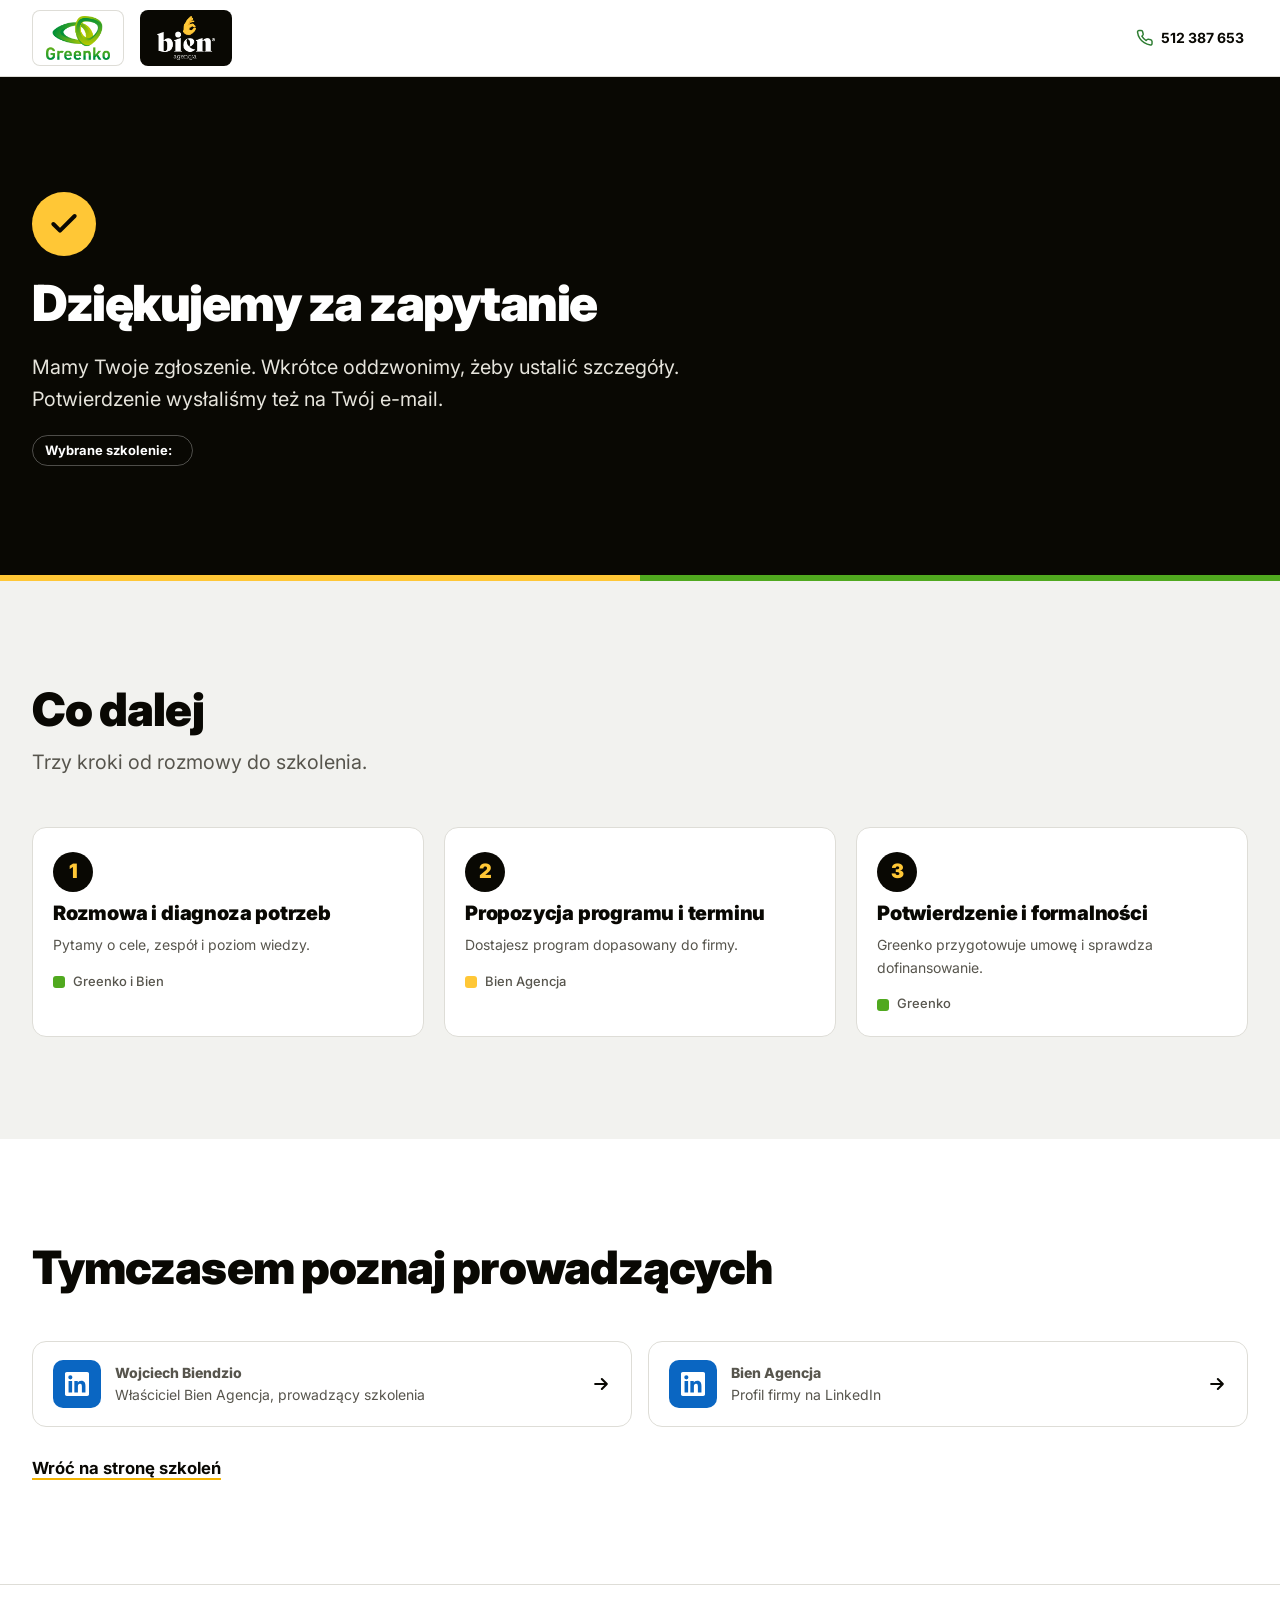
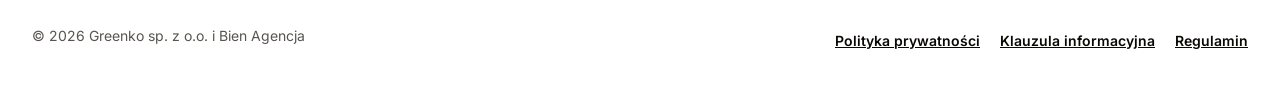
<file: dziekujemy.html>
<!doctype html>
<html lang="pl">
<head>
  <meta charset="utf-8">
  <meta name="viewport" content="width=device-width, initial-scale=1">
  <title>Dziękujemy za zapytanie - Greenko × Bien Agencja</title>
  <meta name="robots" content="noindex, nofollow">
  <link rel="preconnect" href="https://fonts.googleapis.com">
  <link rel="preconnect" href="https://fonts.gstatic.com" crossorigin>
  <link href="https://fonts.googleapis.com/css2?family=Inter:wght@400;500;700;800;900&amp;display=swap" rel="stylesheet">
  <link rel="stylesheet" href="assets/styles.css">
  <script>
    /* Konwersja odpala się tutaj (osobny URL). W GTM: generate_lead (GA4), Lead (Meta Pixel + CAPI, wspólny event_id), konwersja Google Ads. */
    window.dataLayer = window.dataLayer || [];
    (function () {
      var t = new URLSearchParams(location.search).get('szkolenie') || '';
      var id = 'lead_' + Date.now() + '_' + Math.random().toString(36).slice(2, 8);
      window.dataLayer.push({ event: 'generate_lead', training: t, event_id: id });
    })();
  </script>
</head>
<body>
<svg width="0" height="0" style="position:absolute" aria-hidden="true" focusable="false">
  <symbol id="i-phone" viewBox="0 0 24 24" fill="none" stroke="currentColor" stroke-width="2" stroke-linecap="round" stroke-linejoin="round"><path d="M22 16.9v3a2 2 0 0 1-2.2 2 19.8 19.8 0 0 1-8.6-3.1 19.5 19.5 0 0 1-6-6A19.8 19.8 0 0 1 2.1 4.2 2 2 0 0 1 4.1 2h3a2 2 0 0 1 2 1.7c.1.9.4 1.8.7 2.7a2 2 0 0 1-.5 2.1L8 9.8a16 16 0 0 0 6 6l1.3-1.3a2 2 0 0 1 2.1-.4c.9.3 1.8.6 2.7.7a2 2 0 0 1 1.7 2z"/></symbol>
  <symbol id="i-check" viewBox="0 0 24 24" fill="none" stroke="currentColor" stroke-width="3" stroke-linecap="round" stroke-linejoin="round"><path d="M20 6 9 17l-5-5"/></symbol>
  <symbol id="i-in" viewBox="0 0 24 24" fill="currentColor"><path d="M20.45 20.45h-3.56v-5.57c0-1.33-.02-3.04-1.85-3.04-1.85 0-2.14 1.45-2.14 2.94v5.67H9.35V9h3.41v1.56h.05c.48-.9 1.64-1.85 3.37-1.85 3.6 0 4.27 2.37 4.27 5.46v6.28zM5.34 7.43a2.06 2.06 0 1 1 0-4.13 2.06 2.06 0 0 1 0 4.13zM7.12 20.45H3.56V9h3.56v11.45zM22.22 0H1.77C.79 0 0 .77 0 1.73v20.54C0 23.23.79 24 1.77 24h20.45c.98 0 1.78-.77 1.78-1.73V1.73C24 .77 23.2 0 22.22 0z"/></symbol>
  <symbol id="i-arrow" viewBox="0 0 24 24" fill="none" stroke="currentColor" stroke-width="2.5" stroke-linecap="round" stroke-linejoin="round"><path d="M5 12h14M13 6l6 6-6 6"/></symbol>
  <symbol id="i-file" viewBox="0 0 24 24" fill="none" stroke="currentColor" stroke-width="2" stroke-linecap="round" stroke-linejoin="round"><path d="M14 2H6a2 2 0 0 0-2 2v16a2 2 0 0 0 2 2h12a2 2 0 0 0 2-2V8z"/><path d="M14 2v6h6M12 18v-6M9 15l3 3 3-3"/></symbol>
</svg>

<header class="site-header">
  <div class="wrap site-header__inner">
    <div class="brands" aria-label="Greenko i Bien Agencja">
      <span class="brand brand--greenko"><img src="assets/logo-greenko-trim.png" alt="Greenko" width="235" height="160"></span>
      <span class="brand brand--bien"><img src="assets/logo-bien-trim.png" alt="Bien Agencja" width="213" height="160"></span>
    </div>
    <div class="header-actions">
      <a class="header-phone" href="tel:+48512387653" data-phone="header" aria-label="Zadzwoń do Greenko: 512 387 653"><svg class="icon" aria-hidden="true"><use href="#i-phone"/></svg><span class="header-phone__label">512 387 653</span></a>
    </div>
  </div>
</header>

<main id="main">
  <section class="thanks on-ink" aria-labelledby="thanks-title">
    <div class="wrap">
      <div class="thanks__inner">
        <span class="thanks__badge" aria-hidden="true"><svg><use href="#i-check"/></svg></span>
        <h1 id="thanks-title">Dziękujemy za zapytanie</h1>
        <p class="thanks__lead">Mamy Twoje zgłoszenie. Wkrótce oddzwonimy, żeby ustalić szczegóły. Potwierdzenie wysłaliśmy też na Twój e-mail.</p>
        <p class="thanks__course" data-course-line hidden><span class="chip">Wybrane szkolenie: <span data-course-name></span></span></p>
      </div>
    </div>
  </section>

  <section class="section section--mist" aria-labelledby="next-title">
    <div class="wrap">
      <div class="section__head">
        <h2 id="next-title">Co dalej</h2>
        <p>Trzy kroki od rozmowy do szkolenia.</p>
      </div>
      <ol class="grid grid--3 after-steps">
        <li class="step"><span class="step__num" aria-hidden="true">1</span><h3>Rozmowa i diagnoza potrzeb</h3><p>Pytamy o cele, zespół i poziom wiedzy.</p><span class="role role--greenko">Greenko i Bien</span></li>
        <li class="step"><span class="step__num" aria-hidden="true">2</span><h3>Propozycja programu i terminu</h3><p>Dostajesz program dopasowany do firmy.</p><span class="role role--bien">Bien Agencja</span></li>
        <li class="step"><span class="step__num" aria-hidden="true">3</span><h3>Potwierdzenie i formalności</h3><p>Greenko przygotowuje umowę i sprawdza dofinansowanie.</p><span class="role role--greenko">Greenko</span></li>
      </ol>
    </div>
  </section>

  <section class="section" aria-labelledby="meet-title">
    <div class="wrap">
      <div class="section__head">
        <h2 id="meet-title">Tymczasem poznaj prowadzących</h2>
      </div>
      <div class="follow">
        <a href="https://pl.linkedin.com/in/wojciech-biendzio" target="_blank" rel="noopener" data-cta="LinkedIn Wojciech" data-section="thanks">
          <span class="li"><svg aria-hidden="true"><use href="#i-in"/></svg></span>
          <span><b>Wojciech Biendzio</b><span>Właściciel Bien Agencja, prowadzący szkolenia</span></span>
          <svg class="arr" aria-hidden="true"><use href="#i-arrow"/></svg>
        </a>
        <a href="https://www.linkedin.com/company/bien-agencja/" target="_blank" rel="noopener" data-cta="LinkedIn Bien" data-section="thanks">
          <span class="li"><svg aria-hidden="true"><use href="#i-in"/></svg></span>
          <span><b>Bien Agencja</b><span>Profil firmy na LinkedIn</span></span>
          <svg class="arr" aria-hidden="true"><use href="#i-arrow"/></svg>
        </a>
      </div>
      <p style="margin-top:28px"><a class="link" href="index.html">Wróć na stronę szkoleń</a></p>
    </div>
  </section>
</main>

<footer class="site-footer">
  <div class="wrap">
    <div class="footer__legal" style="margin-top:0;border-top:0;padding-top:0">
      <p>© 2026 Greenko sp. z o.o. i Bien Agencja</p>
      <nav aria-label="Dokumenty">
        <a href="#">Polityka prywatności</a>
        <a href="#">Klauzula informacyjna</a>
        <a href="#">Regulamin</a>
      </nav>
    </div>
  </div>
</footer>

<script>
  (function () {
    var names = {
      'metaads': 'Meta Ads (Facebook i Instagram)',
      'ai-w-firmie': 'AI w firmie - dla menedżerów',
      'ai-w-marketingu': 'AI w marketingu - teoria i praktyka',
      'strategia-social-media': 'Strategia komunikacji w social mediach',
      'linkedin': 'LinkedIn: marka osobista i profil firmowy',
      'na-miare': 'Szkolenie na miarę'
    };
    var t = new URLSearchParams(location.search).get('szkolenie');
    if (t && names[t]) {
      document.querySelector('[data-course-name]').textContent = names[t];
      document.querySelector('[data-course-line]').hidden = false;
    }
    document.addEventListener('click', function (ev) {
      var a = ev.target.closest('[data-cta]');
      if (a) window.dataLayer.push({ event: 'click_cta', cta_text: a.getAttribute('data-cta'), section: 'thanks' });
      var tel = ev.target.closest('a[href^="tel:"]');
      if (tel) window.dataLayer.push({ event: 'click_phone', location: tel.getAttribute('data-phone') || 'thanks' });
    });
  })();
</script>
</body>
</html>
</file>
<file: assets/styles.css>
/* Greenko x Bien Agencja - landing szkoleń (prototyp HUB)
   Tokeny opisane w UWAGI.md. Fonty wyłącznie przez clamp(). */

:root {
  /* kolor */
  --ink: #090803;
  --ink-2: #1d1c17;
  --ink-3: #34322b;
  --paper: #ffffff;
  --mist: #f2f2ef;
  --line: #deddd7;
  --muted: #57554d;
  --on-ink-muted: #bdbbb2;
  --yellow: #ffc736;
  --yellow-deep: #f2b300;
  --yellow-soft: #fff4d3;
  --green: #2e7d32;
  --green-deep: #245f27;
  --green-bright: #50a91f;
  --green-soft: #e9f2e9;
  --error: #b3261e;

  /* typografia */
  --font: "Inter", system-ui, -apple-system, "Segoe UI", Roboto, sans-serif;
  --fs-xs: clamp(0.75rem, 0.73rem + 0.1vw, 0.8125rem);
  --fs-sm: clamp(0.8125rem, 0.79rem + 0.12vw, 0.875rem);
  --fs-base: clamp(0.9375rem, 0.9rem + 0.18vw, 1.0625rem);
  --fs-md: clamp(1.0625rem, 1rem + 0.3vw, 1.25rem);
  --fs-lg: clamp(1.25rem, 1.12rem + 0.6vw, 1.5rem);
  --fs-xl: clamp(1.5rem, 1.2rem + 1.4vw, 2.25rem);
  --fs-2xl: clamp(1.75rem, 1.3rem + 2vw, 2.875rem);
  --fs-hero: clamp(1.875rem, 1.35rem + 2.2vw, 3.125rem);
  --fs-micro: clamp(0.625rem, 0.6rem + 0.1vw, 0.6875rem);
  --fs-input: clamp(1rem, 0.97rem + 0.1vw, 1.0625rem);
  --fs-num: clamp(2.25rem, 1.7rem + 2.6vw, 3.75rem);

  /* layout */
  --gutter: 16px;
  --max: 1240px;
  --section-y: clamp(56px, 8vw, 112px);
  --radius-sm: 6px;
  --radius: 14px;
  --radius-lg: 22px;
  --header-h: 64px;
}

@media (min-width: 768px) {
  :root { --gutter: 32px; --header-h: 76px; }
}

*, *::before, *::after { box-sizing: border-box; }
html { -webkit-text-size-adjust: 100%; scroll-behavior: smooth; scroll-padding-top: calc(var(--header-h) + 16px); }
@media (prefers-reduced-motion: reduce) {
  html { scroll-behavior: auto; }
  *, *::before, *::after { transition: none !important; animation: none !important; }
}
body {
  margin: 0;
  font-family: var(--font);
  font-size: var(--fs-base);
  line-height: 1.6;
  color: var(--ink);
  background: var(--paper);
  -webkit-font-smoothing: antialiased;
  overflow-x: hidden;
}
img, svg { display: block; max-width: 100%; }
h1, h2, h3, h4 { margin: 0; line-height: 1.12; letter-spacing: -0.02em; }
p { margin: 0; }
ul, ol { margin: 0; padding: 0; list-style: none; }
a { color: inherit; }
button, input, select, textarea { font: inherit; color: inherit; }

:focus-visible { outline: 3px solid var(--yellow-deep); outline-offset: 3px; border-radius: 4px; }
.on-ink :focus-visible { outline-color: var(--yellow); }

.sr-only {
  position: absolute !important; width: 1px; height: 1px; padding: 0; margin: -1px;
  overflow: hidden; clip: rect(0 0 0 0); white-space: nowrap; border: 0;
}
.skip-link {
  position: absolute; left: 16px; top: -60px; z-index: 100;
  background: var(--yellow); color: var(--ink); padding: 10px 16px; border-radius: var(--radius-sm);
  font-weight: 700; text-decoration: none;
}
.skip-link:focus { top: 12px; }

.wrap { width: 100%; max-width: calc(var(--max) + 2 * var(--gutter)); margin: 0 auto; padding: 0 var(--gutter); }

.icon { width: 1.25em; height: 1.25em; flex: none; }

/* placeholder do uzupełnienia - widoczny, ale nie krzyczy */
.tbd {
  background: var(--yellow-soft); color: #5b4500; border-radius: 4px; padding: 0 5px;
  font-size: var(--fs-xs); font-weight: 500; -webkit-box-decoration-break: clone; box-decoration-break: clone; overflow-wrap: break-word;
}
.on-ink .tbd { background: rgba(255, 199, 54, 0.16); color: var(--yellow); }

/* ---------- Przyciski ---------- */
.btn {
  display: inline-flex; align-items: center; justify-content: center; gap: 10px;
  min-height: 52px; padding: 14px 24px;
  border: 2px solid transparent; border-radius: var(--radius-sm);
  font-size: var(--fs-sm); font-weight: 800; letter-spacing: 0.01em; line-height: 1.2;
  text-decoration: none; cursor: pointer; text-align: center;
  transition: background-color .18s ease, color .18s ease, border-color .18s ease, transform .18s ease;
}
.btn:active { transform: translateY(1px); }
.btn--primary { background: var(--yellow); color: var(--ink); }
.btn--primary:hover { background: var(--ink); color: var(--paper); }
.on-ink .btn--primary:hover { background: var(--paper); color: var(--ink); }
.btn--ghost { background: transparent; color: var(--ink); border-color: var(--ink); }
.btn--ghost:hover { background: var(--ink); color: var(--paper); }
.on-ink .btn--ghost { color: var(--paper); border-color: rgba(255,255,255,.5); }
.on-ink .btn--ghost:hover { background: var(--paper); color: var(--ink); border-color: var(--paper); }
.btn--green { background: var(--green); color: #fff; }
.btn--green:hover { background: var(--green-deep); }
.btn--green-ghost { background: transparent; color: var(--green-deep); border-color: var(--green); }
.btn--green-ghost:hover { background: var(--green); color: #fff; }
.btn--block { width: 100%; }
.btn--sm { min-height: 44px; padding: 10px 18px; }

.link {
  font-weight: 700; text-decoration: underline; text-decoration-thickness: 2px;
  text-underline-offset: 4px; text-decoration-color: var(--yellow-deep);
}
.link:hover { text-decoration-color: currentColor; }

/* ---------- Legenda ról (znak rozpoznawczy strony) ---------- */
.role { display: inline-block; font-size: var(--fs-sm); font-weight: 500; padding-left: 20px; position: relative; }
.role::before { content: ""; position: absolute; left: 0; top: 0.42em; width: 12px; height: 12px; border-radius: 3px; }
.role--bien::before { background: var(--yellow); }
.role--greenko::before { background: var(--green-bright); }
.role b { font-weight: 800; }

.chip {
  display: inline-flex; align-items: center; gap: 8px;
  padding: 6px 12px; border-radius: 999px; border: 1px solid var(--line);
  font-size: var(--fs-xs); font-weight: 700; line-height: 1.3; background: var(--paper); color: var(--ink);
}
.chip svg { width: 16px; height: 16px; }
.chip--green { border-color: #bcd8bd; background: var(--green-soft); color: var(--green-deep); }
.chip--yellow { border-color: #f5d98a; background: var(--yellow-soft); color: #4d3a00; }
.on-ink .chip { background: transparent; color: var(--paper); border-color: rgba(255,255,255,.28); }

/* ---------- 00 Nagłówek ---------- */
.site-header {
  position: sticky; top: 0; z-index: 50;
  background: rgba(255,255,255,.96);
  backdrop-filter: saturate(1.4) blur(8px);
  border-bottom: 1px solid var(--line);
}
.site-header__inner { display: flex; align-items: center; justify-content: space-between; gap: 16px; height: var(--header-h); }
.brands { display: flex; align-items: center; gap: clamp(8px, 1.4vw, 16px); }
.brands__x { font-size: var(--fs-md); font-weight: 400; color: var(--muted); }
.brand { display: flex; align-items: center; justify-content: center; height: 46px; width: 76px; border-radius: 8px; padding: 5px 8px; }
.brand img { max-height: 100%; width: auto; }
.brand--greenko { background: var(--paper); box-shadow: inset 0 0 0 1px var(--line); }
.brand--bien { background: var(--ink); }
@media (min-width: 768px) {
  .brand { height: 56px; width: 92px; padding: 6px 10px; }
}
.header-actions { display: flex; align-items: center; gap: 12px; }
.header-phone {
  display: inline-flex; align-items: center; gap: 8px; text-decoration: none; font-weight: 700; font-size: var(--fs-sm);
  min-height: 44px; padding: 0 4px;
}
.header-phone .icon { color: var(--green); }
.header-phone__label { display: none; }
.header-cta { display: none; }
@media (min-width: 1024px) {
  .header-phone__label { display: inline; }
  .header-cta { display: inline-flex; }
}
@media (max-width: 1023px) {
  .header-phone { width: 44px; height: 44px; justify-content: center; border: 1px solid var(--line); border-radius: 50%; padding: 0; }
}

/* ---------- 01 Hero ---------- */
.hero { background: var(--ink); color: var(--paper); position: relative; overflow: hidden; }
.hero::after {
  /* dwa pasy marek przy dolnej krawędzi: żółć Bien + zieleń Greenko */
  content: ""; position: absolute; left: 0; right: 0; bottom: 0; height: 6px;
  background: linear-gradient(90deg, var(--yellow) 0 50%, var(--green-bright) 50% 100%);
}
.hero__grid { display: grid; gap: 40px; padding-block: clamp(40px, 6vw, 72px) clamp(48px, 6vw, 72px); }
@media (min-width: 1024px) {
  .hero__grid { grid-template-columns: minmax(0, 1.12fr) minmax(0, 0.88fr); gap: clamp(40px, 5vw, 72px); align-items: start; padding-block: 44px 56px; }
}
.hero__eyebrow { font-size: var(--fs-sm); font-weight: 500; color: var(--on-ink-muted); margin-bottom: 18px; }
.hero__eyebrow strong { color: var(--paper); font-weight: 700; }
.hero h1 { font-size: var(--fs-hero); font-weight: 900; letter-spacing: -0.028em; line-height: 1.06; max-width: 21ch; text-wrap: balance; }
.hero__lead { margin-top: 18px; font-size: var(--fs-base); color: #e6e4dc; max-width: 54ch; }
.hero__benefits { margin-top: 24px; display: grid; gap: 12px; }
.hero__benefits li { display: flex; gap: 12px; align-items: flex-start; font-weight: 500; }
.hero__benefits .tick { width: 24px; height: 24px; border-radius: 50%; background: var(--yellow); color: var(--ink); display: grid; place-items: center; flex: none; margin-top: 1px; }
.hero__benefits .tick svg { width: 14px; height: 14px; }
.hero__ctas { display: flex; flex-wrap: wrap; gap: 12px 20px; align-items: center; margin-top: 28px; }
.hero__ctas .link { color: var(--paper); }
.hero__people { display: flex; align-items: center; gap: 14px; margin-top: 28px; padding-top: 22px; border-top: 1px solid rgba(255,255,255,.14); }
.avatars { display: flex; }
.avatars span {
  width: 48px; height: 48px; border-radius: 50%; border: 2px solid var(--yellow); background: var(--ink-3);
  display: grid; place-items: center; font-size: var(--fs-micro); color: var(--on-ink-muted); text-align: center; line-height: 1.1;
}
.avatars span + span { margin-left: -10px; }
.hero__people p { font-size: var(--fs-sm); color: #e6e4dc; }
.hero__people p b { color: var(--paper); }
.hero__roles { display: flex; flex-wrap: wrap; gap: 8px 20px; margin-top: 14px; color: #e6e4dc; }
.hero__certs { display: flex; flex-wrap: wrap; gap: 8px; margin-top: 18px; }

/* formularz w hero - tylko od 1024px */
.hero__form { display: none; }
@media (min-width: 1024px) { .hero__form { display: block; } }

/* ---------- Formularz (wspólny komponent) ---------- */
.form-card {
  background: var(--paper); color: var(--ink);
  border-radius: var(--radius-lg); padding: clamp(20px, 2.4vw, 30px);
  box-shadow: 0 0 0 1px var(--line);
}
.hero .form-card { box-shadow: 0 24px 60px -24px rgba(0,0,0,.6); }
.form-card__title { font-size: var(--fs-lg); font-weight: 900; }
.form-card__sub { font-size: var(--fs-sm); color: var(--muted); margin-top: 4px; }
.form { display: grid; gap: 12px; margin-top: 16px; }
.form__row { display: grid; gap: 12px; }
@media (min-width: 560px) {
  .form__row--2 { grid-template-columns: 1fr 1fr; }
  .form__row--course { grid-template-columns: 1.6fr 1fr; }
}
.field { display: grid; gap: 4px; min-width: 0; }
.field label { font-size: var(--fs-xs); font-weight: 700; }
.field label .opt { font-weight: 400; color: var(--muted); }
.field input, .field select {
  width: 100%; min-height: 46px; padding: 10px 12px;
  border: 1.5px solid #c9c7bf; border-radius: var(--radius-sm); background: var(--paper);
  font-size: var(--fs-input); /* min. 16px blokuje zoom iOS przy fokusie */
}
.field select {
  appearance: none; -webkit-appearance: none; padding-right: 36px;
  background-image: url("data:image/svg+xml,%3Csvg xmlns='http://www.w3.org/2000/svg' width='16' height='16' fill='none' stroke='%23090803' stroke-width='2' stroke-linecap='round' stroke-linejoin='round' viewBox='0 0 24 24'%3E%3Cpath d='m6 9 6 6 6-6'/%3E%3C/svg%3E");
  background-repeat: no-repeat; background-position: right 12px center;
}
.field input:hover, .field select:hover { border-color: var(--ink-3); }
.field input:focus-visible, .field select:focus-visible { outline: 3px solid var(--yellow); outline-offset: 0; border-color: var(--ink); }
.field.is-invalid input, .field.is-invalid select { border-color: var(--error); }
.field__error { font-size: var(--fs-xs); color: var(--error); font-weight: 500; min-height: 0; }
.field__error:empty { display: none; }
.consent { display: grid; grid-template-columns: 22px 1fr; gap: 10px; align-items: start; font-size: var(--fs-xs); line-height: 1.45; color: var(--muted); }
.consent input { width: 20px; height: 20px; margin: 1px 0 0; accent-color: var(--ink); }
.consent a { color: var(--ink); }
.consent.is-invalid { color: var(--error); }
.form__note { display: flex; gap: 8px; align-items: center; justify-content: center; font-size: var(--fs-xs); color: var(--muted); text-align: center; }
.form__note svg { width: 16px; height: 16px; color: var(--green); }
.hp { position: absolute !important; left: -9999px !important; width: 1px; height: 1px; overflow: hidden; }

/* ---------- Sekcje ogólne ---------- */
.section { padding-block: var(--section-y); }
.section--mist { background: var(--mist); }
.section--ink { background: var(--ink); color: var(--paper); }
.section--green { background: var(--green-soft); }
.section__head { display: grid; gap: 12px; margin-bottom: clamp(28px, 4vw, 48px); max-width: 760px; }
.section__head h2 { font-size: var(--fs-2xl); font-weight: 900; }
.section__head p { color: var(--muted); font-size: var(--fs-md); }
.section--ink .section__head p { color: var(--on-ink-muted); }
.section__head--split { max-width: none; }
@media (min-width: 1024px) {
  .section__head--split { grid-template-columns: 1fr auto; align-items: end; gap: 32px; }
}

.grid { display: grid; gap: 16px; }
@media (min-width: 768px) {
  .grid--2 { grid-template-columns: repeat(2, minmax(0, 1fr)); gap: 20px; }
  .grid--3 { grid-template-columns: repeat(2, minmax(0, 1fr)); gap: 20px; }
  .grid--4 { grid-template-columns: repeat(2, minmax(0, 1fr)); gap: 20px; }
  .grid--5 { grid-template-columns: repeat(2, minmax(0, 1fr)); gap: 20px; }
}
@media (min-width: 1024px) {
  .grid--3 { grid-template-columns: repeat(3, minmax(0, 1fr)); }
  .grid--4 { grid-template-columns: repeat(4, minmax(0, 1fr)); }
  .grid--5 { grid-template-columns: repeat(3, minmax(0, 1fr)); }
}
@media (min-width: 1280px) {
  .grid--5 { grid-template-columns: repeat(5, minmax(0, 1fr)); gap: 16px; }
}

/* ---------- 02 Zaufali nam ---------- */
.trust { padding-block: clamp(28px, 4vw, 44px); border-bottom: 1px solid var(--line); }
.trust__top { display: flex; flex-wrap: wrap; align-items: center; justify-content: space-between; gap: 16px 40px; }
.trust__label { font-size: var(--fs-sm); font-weight: 700; color: var(--muted); }
.trust__note { font-size: var(--fs-xs); color: var(--muted); margin-top: 4px; }
.certs { display: flex; flex-wrap: wrap; align-items: center; gap: 12px; }
.cert { display: flex; align-items: center; justify-content: center; height: clamp(56px, 2vw + 44px, 72px); padding: 8px 12px; background: #fff; border: 1px solid var(--line); border-radius: var(--radius); border-bottom: 3px solid var(--yellow); }
.cert--greenko { border-bottom-color: var(--green-bright); }
.cert img { height: 100%; width: auto; max-width: 150px; object-fit: contain; }

/* Karuzela logotypów: dwie identyczne listy przesuwane o -50% = pętla bez szwu */
.marquee {
  --marquee-gap: clamp(48px, 5.5vw, 88px);
  overflow: hidden;
  padding-block: clamp(20px, 3vw, 32px);
  -webkit-mask-image: linear-gradient(90deg, transparent, #000 8%, #000 92%, transparent);
          mask-image: linear-gradient(90deg, transparent, #000 8%, #000 92%, transparent);
}
.marquee__track { display: flex; width: max-content; animation: marquee 45s linear infinite; }
.marquee__list { display: flex; align-items: center; gap: var(--marquee-gap); padding-right: var(--marquee-gap); }
.marquee__list li { flex: none; display: flex; align-items: center; }
.marquee__list img {
  height: clamp(44px, 2vw + 36px, 64px); width: auto; max-width: 240px; object-fit: contain;
  filter: brightness(0); opacity: .62;
  transition: opacity .25s ease;
}
.marquee__list img:hover { opacity: .9; }
.marquee:hover .marquee__track { animation-play-state: paused; }
@keyframes marquee { from { transform: translateX(0); } to { transform: translateX(-50%); } }
@media (prefers-reduced-motion: reduce) {
  .marquee { -webkit-mask-image: none; mask-image: none; }
  .marquee__track { animation: none; width: auto; justify-content: center; }
  .marquee__list { flex-wrap: wrap; justify-content: center; row-gap: 24px; padding-inline: 16px; }
  .marquee__list[aria-hidden="true"] { display: none; }
}

/* ---------- 03 Dla kogo ---------- */
.persona { background: var(--paper); border-radius: var(--radius); padding: clamp(20px, 2.4vw, 28px); display: grid; gap: 16px; align-content: start; border: 1px solid var(--line); }
.persona__icon { width: 48px; height: 48px; border-radius: 12px; background: var(--ink); color: var(--yellow); display: grid; place-items: center; }
.persona__icon svg { width: 24px; height: 24px; }
.persona h3 { font-size: var(--fs-lg); font-weight: 900; }
.persona dl { margin: 0; display: grid; gap: 12px; }
.persona dt { font-size: var(--fs-xs); font-weight: 800; color: var(--muted); }
.persona dd { margin: 2px 0 0; }
.persona .effect { padding: 12px 14px; background: var(--yellow-soft); border-radius: 10px; }
.persona .effect dt { color: #5b4500; }

/* ---------- 04 Szkolenia ---------- */
.courses { display: grid; gap: 12px; }
@media (min-width: 768px) { .courses { grid-template-columns: repeat(2, minmax(0, 1fr)); gap: 20px; } }
@media (min-width: 1100px) { .courses { grid-template-columns: repeat(3, minmax(0, 1fr)); } }
.course { background: var(--paper); border: 1px solid var(--line); border-radius: var(--radius); display: flex; flex-direction: column; overflow: hidden; }
.course__head { display: block; width: 100%; text-align: left; background: none; border: 0; padding: 18px 20px; cursor: pointer; }
.course__head-inner { display: grid; grid-template-columns: 1fr auto; gap: 12px; align-items: start; }
.course__title { font-size: var(--fs-lg); font-weight: 900; line-height: 1.18; letter-spacing: -0.02em; }
.course__chev { width: 36px; height: 36px; border-radius: 50%; background: var(--mist); display: grid; place-items: center; transition: transform .2s ease, background-color .2s ease; }
.course__chev svg { width: 18px; height: 18px; }
.course__head[aria-expanded="true"] .course__chev { transform: rotate(180deg); background: var(--yellow); }
.course__meta { display: flex; flex-wrap: wrap; gap: 6px 14px; margin-top: 10px; font-size: var(--fs-xs); color: var(--muted); font-weight: 500; }
.course__meta span { display: inline-flex; align-items: center; gap: 6px; }
.course__meta svg { width: 15px; height: 15px; color: var(--ink); }
.course__body { padding: 0 20px 20px; display: flex; flex-direction: column; gap: 16px; flex: 1; }
.course__body[hidden] { display: none; }
.course__for { font-size: var(--fs-sm); }
.course__for b { font-weight: 800; }
.effects { display: grid; gap: 10px; }
.effects li { display: grid; grid-template-columns: 22px 1fr; gap: 10px; font-size: var(--fs-sm); line-height: 1.5; }
.effects svg { width: 22px; height: 22px; color: var(--ink); background: var(--yellow); border-radius: 50%; padding: 4px; }
.program { border-top: 1px solid var(--line); padding-top: 12px; }
.program summary {
  list-style: none; cursor: pointer; display: flex; align-items: center; justify-content: space-between; gap: 12px;
  font-size: var(--fs-sm); font-weight: 800; min-height: 40px;
}
.program summary::-webkit-details-marker { display: none; }
.program summary .plus { width: 26px; height: 26px; border-radius: 50%; border: 1.5px solid var(--ink); display: grid; place-items: center; transition: transform .2s ease; }
.program summary .plus svg { width: 14px; height: 14px; }
.program[open] summary .plus { transform: rotate(45deg); }
.program__content { padding-top: 8px; display: grid; gap: 10px; font-size: var(--fs-sm); color: var(--ink-3); }
.program__content h4 { font-size: var(--fs-sm); font-weight: 800; color: var(--ink); letter-spacing: 0; }
.program__content ul { display: grid; gap: 4px; padding-left: 18px; list-style: disc; }
.course__foot { margin-top: auto; display: grid; gap: 10px; }
.course__lead { font-size: var(--fs-xs); color: var(--muted); }
.course--custom { background: var(--ink); color: var(--paper); border-color: var(--ink); }
.course--custom .course__chev { background: var(--ink-3); color: var(--paper); }
.course--custom .course__meta, .course--custom .course__meta svg { color: var(--on-ink-muted); }
.course--custom p { color: #e6e4dc; font-size: var(--fs-sm); }
.course--custom .effects svg { color: var(--ink); }

@media (min-width: 768px) {
  .course__head { cursor: default; padding: 24px 24px 0; }
  .course__chev { display: none; }
  .course__body, .course__body[hidden] { display: flex; padding: 16px 24px 24px; }
}

/* ---------- 05 Prowadzący ---------- */
.trainers { display: grid; gap: 20px; }
@media (min-width: 1024px) { .trainers { grid-template-columns: 1fr 1fr; gap: 24px; } }
.trainer { display: grid; gap: 20px; background: var(--ink-2); border-radius: var(--radius-lg); padding: clamp(20px, 2.6vw, 32px); }
@media (min-width: 560px) { .trainer { grid-template-columns: minmax(150px, 0.8fr) 1.2fr; align-items: start; } }
.photo-ph {
  aspect-ratio: 4 / 5; border-radius: var(--radius); background:
    repeating-linear-gradient(135deg, rgba(255,255,255,.04) 0 10px, transparent 10px 20px), var(--ink-3);
  display: grid; place-items: center; text-align: center; padding: 12px;
  font-size: var(--fs-xs); color: var(--on-ink-muted); font-weight: 500;
  border: 3px solid var(--yellow);
}
.photo-ph--light { background: repeating-linear-gradient(135deg, rgba(0,0,0,.03) 0 10px, transparent 10px 20px), #e4e3de; color: var(--muted); border-color: transparent; }
.photo-ph--round { aspect-ratio: 1; border-radius: 50%; width: 72px; padding: 6px; font-size: var(--fs-micro); line-height: 1.15; border-width: 2px; }
.trainer h3 { font-size: var(--fs-xl); font-weight: 900; }
.trainer__role { color: var(--yellow); font-weight: 700; font-size: var(--fs-sm); margin-top: 4px; }
.trainer__facts { display: grid; gap: 8px; margin-top: 16px; font-size: var(--fs-sm); color: #e6e4dc; }
.trainer__facts li { display: grid; grid-template-columns: 16px 1fr; gap: 10px; }
.trainer__facts li::before { content: ""; width: 8px; height: 8px; background: var(--yellow); border-radius: 2px; margin-top: 8px; }
.trainer__leads { margin-top: 16px; font-size: var(--fs-sm); color: #e6e4dc; }
.trainer__leads b { color: var(--paper); }
.trainer__chips { display: flex; flex-wrap: wrap; gap: 8px; margin-top: 16px; }
.trainer__link { display: inline-flex; align-items: center; gap: 8px; margin-top: 18px; color: var(--paper); font-weight: 700; text-decoration: none; min-height: 44px; }
.trainer__link svg { width: 20px; height: 20px; color: var(--yellow); }
.trainer__link:hover span { text-decoration: underline; text-underline-offset: 4px; }
.trainers__note { margin-top: 28px; font-size: var(--fs-md); color: var(--paper); max-width: 70ch; }
.trainers__note b { color: var(--yellow); }

/* ---------- 06 Proces ---------- */
.steps { counter-reset: step; }
.step { position: relative; padding: 24px 20px 22px; border-radius: var(--radius); background: var(--paper); border: 1px solid var(--line); display: grid; gap: 10px; align-content: start; }
.step__num { width: 40px; height: 40px; border-radius: 50%; background: var(--ink); color: var(--yellow); display: grid; place-items: center; font-weight: 900; font-size: var(--fs-md); }
.step h3 { font-size: var(--fs-md); font-weight: 900; letter-spacing: -0.01em; }
.step p { font-size: var(--fs-sm); color: var(--muted); }
.step .role { margin-top: 4px; font-size: var(--fs-xs); color: var(--muted); }

/* ---------- 07 Liczby ---------- */
.stats { display: grid; grid-template-columns: repeat(2, minmax(0, 1fr)); gap: 12px; }
@media (min-width: 1024px) { .stats { grid-template-columns: repeat(4, minmax(0, 1fr)); gap: 20px; } }
.stat { border-top: 4px solid var(--yellow); padding: 16px 4px 4px; }
.stat--green { border-top-color: var(--green-bright); }
.stat__num { font-size: var(--fs-num); font-weight: 900; letter-spacing: -0.04em; line-height: 1; }
.stat__label { margin-top: 8px; font-size: var(--fs-sm); color: var(--muted); }

/* ---------- 08 Opinie ---------- */
.quote { background: var(--paper); border-radius: var(--radius); padding: clamp(20px, 2.4vw, 28px); display: flex; flex-direction: column; gap: 18px; border: 1px solid var(--line); }
.quote__mark { width: 36px; height: 36px; color: var(--yellow-deep); }
.quote blockquote { margin: 0; font-size: var(--fs-md); line-height: 1.5; font-weight: 500; }
.quote figcaption { margin-top: auto; display: grid; grid-template-columns: 56px 1fr; gap: 12px; align-items: center; font-size: var(--fs-sm); }
.quote figcaption .photo-ph--round { width: 56px; }
.quote figcaption b { display: block; font-weight: 800; }
.quote figcaption span { color: var(--muted); }
.quote__course { font-size: var(--fs-xs); font-weight: 700; color: var(--muted); }

/* ---------- 09 Greenko ---------- */
.org { display: grid; gap: 28px; }
@media (min-width: 1024px) { .org { grid-template-columns: 0.9fr 1.1fr; gap: 48px; align-items: start; } }
.org__logo { background: var(--paper); border-radius: var(--radius); padding: 16px 20px; display: inline-flex; }
.org__logo img { height: 64px; width: auto; }
.org h2 { font-size: var(--fs-2xl); font-weight: 900; margin-top: 20px; }
.org__lead { margin-top: 14px; font-size: var(--fs-md); color: var(--ink-3); max-width: 56ch; }
.org__creds { display: grid; gap: 10px; margin-top: 22px; }
.org__creds li { display: grid; grid-template-columns: 40px 1fr; gap: 12px; align-items: center; background: var(--paper); border-radius: 12px; padding: 10px 14px; font-size: var(--fs-sm); }
.org__creds li b { display: block; font-weight: 800; }
.org__creds .ico { width: 40px; height: 40px; border-radius: 10px; background: var(--green); color: #fff; display: grid; place-items: center; }
.org__creds .ico svg { width: 20px; height: 20px; }
.contacts { display: grid; gap: 16px; }
@media (min-width: 560px) { .contacts { grid-template-columns: 1fr 1fr; } }
.contact { background: var(--paper); border-radius: var(--radius); padding: 22px; display: grid; gap: 14px; align-content: start; border-top: 4px solid var(--green); }
.contact .photo-ph { aspect-ratio: 1; border-color: transparent; width: 88px; border-radius: 50%; font-size: var(--fs-micro); line-height: 1.15; padding: 6px; }
.contact h3 { font-size: var(--fs-lg); font-weight: 900; }
.contact__role { font-size: var(--fs-sm); color: var(--green-deep); font-weight: 700; }
.contact__lines { display: grid; gap: 6px; font-size: var(--fs-sm); }
.contact__lines a, .contact__lines span { display: inline-flex; align-items: center; gap: 8px; text-decoration: none; min-height: 32px; }
.contact__lines svg { width: 16px; height: 16px; color: var(--green); }
.org__help { margin-top: 16px; font-size: var(--fs-sm); color: var(--ink-3); }

/* ---------- 10 Finansowanie ---------- */
.fin-card { border-radius: var(--radius-lg); padding: clamp(22px, 2.8vw, 34px); display: flex; flex-direction: column; gap: 16px; border: 1px solid var(--line); background: var(--paper); }
.fin-card--green { border: 2px solid var(--green); }
.fin-card h3 { font-size: var(--fs-xl); font-weight: 900; }
.fin-card p { color: var(--ink-3); }
.fin-steps { display: grid; gap: 10px; }
@media (min-width: 560px) { .fin-steps { grid-template-columns: repeat(3, minmax(0, 1fr)); } }
.fin-steps li { background: var(--green-soft); border-radius: 10px; padding: 12px 14px; font-size: var(--fs-sm); }
.fin-steps b { display: block; color: var(--green-deep); font-weight: 900; font-size: var(--fs-md); }
.fin-list { display: grid; gap: 8px; font-size: var(--fs-sm); }
.fin-list li { display: grid; grid-template-columns: 20px 1fr; gap: 10px; }
.fin-list svg { width: 20px; height: 20px; color: var(--green); }
.fin-card .btn { margin-top: auto; align-self: flex-start; }
.price { font-size: var(--fs-2xl); font-weight: 900; letter-spacing: -0.03em; }

/* ---------- 11 FAQ ---------- */
.faq-layout { display: grid; gap: 24px; }
@media (min-width: 1024px) { .faq-layout { grid-template-columns: 0.8fr 1.2fr; gap: 64px; align-items: start; } }
.faq-aside p { color: var(--muted); margin-top: 12px; }
.faq-aside .btn { margin-top: 20px; }
.faq { border-top: 1px solid var(--line); }
.faq details { border-bottom: 1px solid var(--line); }
.faq summary {
  list-style: none; cursor: pointer; display: grid; grid-template-columns: 1fr 32px; gap: 16px; align-items: center;
  padding: 20px 0; font-weight: 800; font-size: var(--fs-md); line-height: 1.35;
}
.faq summary::-webkit-details-marker { display: none; }
.faq summary .plus { width: 32px; height: 32px; border-radius: 50%; background: var(--mist); display: grid; place-items: center; transition: transform .2s ease, background-color .2s ease; }
.faq summary .plus svg { width: 16px; height: 16px; }
.faq details[open] summary .plus { transform: rotate(45deg); background: var(--yellow); }
.faq summary:hover .plus { background: var(--yellow); }
.faq__answer { padding: 0 48px 22px 0; color: var(--ink-3); display: grid; gap: 10px; max-width: 68ch; }

/* ---------- 12 Formularz końcowy ---------- */
.final { display: grid; gap: 32px; }
@media (min-width: 1024px) { .final { grid-template-columns: 1fr minmax(0, 520px); gap: 64px; align-items: start; } }
.final h2 { font-size: var(--fs-2xl); font-weight: 900; }
.final__lead { margin-top: 14px; color: var(--on-ink-muted); font-size: var(--fs-md); max-width: 50ch; }
.next-steps { display: grid; gap: 16px; margin-top: 28px; counter-reset: ns; }
.next-steps li { display: grid; grid-template-columns: 44px 1fr; gap: 14px; align-items: start; }
.next-steps .n { width: 44px; height: 44px; border-radius: 50%; border: 2px solid var(--yellow); color: var(--yellow); display: grid; place-items: center; font-weight: 900; }
.next-steps b { display: block; font-weight: 800; }
.next-steps span { color: var(--on-ink-muted); font-size: var(--fs-sm); }
.alt-contact { margin-top: 32px; padding-top: 24px; border-top: 1px solid rgba(255,255,255,.14); display: grid; gap: 10px; }
.alt-contact p { font-size: var(--fs-sm); color: var(--on-ink-muted); }
.alt-contact__links { display: flex; flex-wrap: wrap; gap: 8px 24px; }
.alt-contact a { display: inline-flex; align-items: center; gap: 10px; font-weight: 800; font-size: var(--fs-md); text-decoration: none; min-height: 44px; }
.alt-contact a svg { width: 22px; height: 22px; color: var(--yellow); }
.alt-contact a:hover span { text-decoration: underline; text-underline-offset: 4px; }

/* ---------- 13 Stopka ---------- */
.site-footer { background: var(--paper); border-top: 1px solid var(--line); padding-block: 40px 32px; font-size: var(--fs-sm); }
.footer__grid { display: grid; gap: 28px; }
@media (min-width: 1024px) { .footer__grid { grid-template-columns: auto 1fr 1fr; gap: 48px; align-items: start; } }
.footer__col h3 { font-size: var(--fs-sm); font-weight: 800; margin-bottom: 8px; letter-spacing: 0; }
.footer__col p { color: var(--ink-3); line-height: 1.6; }
.footer__col a { text-decoration: underline; text-underline-offset: 3px; }
.footer__legal { margin-top: 32px; padding-top: 20px; border-top: 1px solid var(--line); display: flex; flex-wrap: wrap; justify-content: space-between; gap: 12px 24px; color: var(--muted); }
.footer__legal nav { display: flex; flex-wrap: wrap; gap: 8px 20px; }
.footer__legal nav a { color: var(--ink); font-weight: 600; min-height: 32px; display: inline-flex; align-items: center; }

/* ---------- Pływający pasek (telefon + CTA), wysuwa się z dołu, gdy nagłówek się chowa ---------- */
.float-bar {
  position: fixed; left: 50%; bottom: calc(20px + env(safe-area-inset-bottom)); z-index: 60;
  display: flex; gap: 10px; width: max-content; max-width: calc(100% - 32px);
  padding: 8px; background: rgba(9, 8, 3, .92); border-radius: 999px;
  box-shadow: 0 16px 40px -12px rgba(9, 8, 3, .55);
  transform: translate(-50%, calc(100% + 40px));
  transition: transform .45s cubic-bezier(.4, 0, .2, 1);
}
.float-bar.is-shown { transform: translate(-50%, 0); }
.float-bar .btn { min-height: 48px; padding: 10px 22px; border-radius: 999px; white-space: nowrap; }
.btn--ink { background: var(--ink-2); color: var(--paper); border: 1px solid rgba(255, 255, 255, .18); }
.btn--ink svg { color: var(--yellow); }
.btn--ink:hover { background: var(--ink-3); }
.float-bar__short { display: none; }
@media (max-width: 559px) {
  .float-bar { left: 16px; right: 16px; width: auto; max-width: none; transform: translateY(calc(100% + 40px)); }
  .float-bar.is-shown { transform: translateY(0); }
  .float-bar .btn { flex: 1; padding: 10px 14px; }
  .float-bar__long { display: none; } .float-bar__short { display: inline; }
}
.site-header { transition: transform .35s cubic-bezier(.4, 0, .2, 1); }
.header-hidden .site-header { transform: translateY(-100%); }
@media (prefers-reduced-motion: reduce) { .float-bar, .site-header { transition: none; } }

/* ---------- Strona /dziekujemy ---------- */
.thanks { background: var(--ink); color: var(--paper); position: relative; }
.thanks::after { content: ""; position: absolute; left: 0; right: 0; bottom: 0; height: 6px; background: linear-gradient(90deg, var(--yellow) 0 50%, var(--green-bright) 50% 100%); }
.thanks__inner { padding-block: clamp(56px, 9vw, 120px); display: grid; gap: 20px; max-width: 820px; }
.thanks__badge { width: 64px; height: 64px; border-radius: 50%; background: var(--yellow); color: var(--ink); display: grid; place-items: center; }
.thanks__badge svg { width: 32px; height: 32px; }
.thanks h1 { font-size: var(--fs-hero); font-weight: 900; letter-spacing: -0.03em; }
.thanks__lead { font-size: var(--fs-md); color: #e6e4dc; max-width: 56ch; }
.thanks__course { display: inline-flex; }
.after-steps .step { background: var(--paper); }
.follow { display: grid; gap: 16px; }
@media (min-width: 768px) { .follow { grid-template-columns: 1fr 1fr; } }
.follow a {
  display: grid; grid-template-columns: 48px 1fr auto; gap: 14px; align-items: center;
  padding: 18px 20px; border: 1px solid var(--line); border-radius: var(--radius); text-decoration: none; background: var(--paper);
  transition: border-color .18s ease;
}
.follow a:hover { border-color: var(--ink); }
.follow .li { width: 48px; height: 48px; border-radius: 10px; background: #0a66c2; color: #fff; display: grid; place-items: center; }
.follow .li svg { width: 24px; height: 24px; }
.follow b { display: block; font-weight: 800; }
.follow span { font-size: var(--fs-sm); color: var(--muted); }
.follow .arr { width: 20px; height: 20px; }

/* ---------- poprawki po przeglądzie screenów (runda 1) ---------- */
.hero__people p b { font-weight: 800; }
.hero__lines { display: grid; gap: 6px; }
.hero__lines .role { font-size: var(--fs-sm); color: #e6e4dc; font-weight: 400; }
.hero__lines .role b { color: var(--paper); }
.form__row--course .field label { white-space: nowrap; }
@media (max-width: 559px) {
  .trainer .photo-ph { aspect-ratio: 1; max-width: 180px; }
}
@media (max-width: 767px) {
  .step { grid-template-columns: 40px 1fr; column-gap: 14px; row-gap: 6px; padding: 18px 16px; }
  .step > :not(.step__num) { grid-column: 2; }
  .step__num { grid-row: 1 / span 3; align-self: start; }
  .contact { grid-template-columns: 72px 1fr; column-gap: 14px; align-items: center; }
  .contact .photo-ph { width: 72px; }
  .contact .contact__lines { grid-column: 1 / -1; }
}

/* Naklejka Bien - wycinanka z białym obrysem, łamie górną krawędź sekcji (motyw z bienagencja.pl) */
.section--has-sticker { position: relative; }
.section--has-sticker > .wrap { position: relative; }
.sticker {
  position: absolute;
  z-index: 2;
  pointer-events: none;
  height: auto;
  filter: drop-shadow(0 10px 18px rgba(9, 8, 3, .18));
  transform: rotate(6deg);
}
.sticker--szkolenia {
  width: 84px;
  right: 12px;
  top: calc(var(--section-y) * -1 - 64px);
}
@media (min-width: 768px) {
  .sticker--szkolenia {
    width: clamp(120px, 7vw + 60px, 168px);
    right: 32px;
    top: calc(var(--section-y) * -1 - clamp(34px, 3vw, 56px));
  }
}
@media (prefers-reduced-motion: no-preference) {
  .sticker { animation: sticker-wobble 6s ease-in-out infinite; transform-origin: 50% 90%; }
  @keyframes sticker-wobble {
    0%, 100% { transform: rotate(6deg); }
    50% { transform: rotate(2deg); }
  }
}

/* Zdjęcia prowadzących (z bienagencja.pl) */
.avatars img { width: 48px; height: 48px; border-radius: 50%; border: 2px solid var(--yellow); object-fit: cover; background: var(--ink-3); }
.avatars img + img { margin-left: -10px; }
.trainer__photo {
  /* kwadrat o wysokości zdjęcia zespołu (16:9 na pełną szerokość = 56,25%) */
  width: 56.25%; height: auto; aspect-ratio: 1; object-fit: cover; object-position: 50% 25%;
  border-radius: var(--radius); border: 3px solid var(--yellow);
}
.trainer--team { grid-template-columns: 1fr; }
.trainer__team-photo {
  width: 100%; height: auto; aspect-ratio: 16 / 9; object-fit: cover; object-position: 50% 30%;
  border-radius: var(--radius); border: 3px solid var(--yellow);
}
.team-row { display: flex; flex-wrap: wrap; align-items: center; gap: 10px 14px; margin-top: 18px; }
.team-row__faces { display: flex; }
.team-row__faces li + li { margin-left: -8px; }
.team-row__faces img { width: 44px; height: 44px; border-radius: 50%; border: 2px solid var(--ink-2); outline: 2px solid var(--yellow); outline-offset: -1px; }
.team-row p { font-size: var(--fs-sm); color: #e6e4dc; }
/* Obie karty prowadzących: zdjęcie nad nagłówkiem na każdej szerokości */
.trainer, .trainer--team { grid-template-columns: 1fr; align-content: start; }
@media (min-width: 560px) { .trainer { grid-template-columns: 1fr; } }

/* Przegląd taste (25.09): opinie jako układ wyróżniona + dwie mniejsze, inicjały zamiast placeholderów, znaki certyfikatów w sekcji Greenko */
.quotes { display: grid; gap: 20px; }
@media (min-width: 900px) {
  .quotes { grid-template-columns: 1.25fr 1fr; grid-template-rows: auto auto; gap: 24px; }
  .quote--lead { grid-row: 1 / span 2; background: var(--ink); color: var(--paper); border-color: var(--ink); justify-content: space-between; }
  .quote--lead blockquote { font-size: var(--fs-xl); font-weight: 700; line-height: 1.3; letter-spacing: -0.01em; }
  .quote--lead .quote__mark { width: 48px; height: 48px; color: var(--yellow); }
  .quote--lead .quote__course, .quote--lead figcaption span { color: #cfccc2; }
  .quote--lead figcaption b { color: var(--paper); }
}
.initials { display: grid; place-items: center; width: 56px; height: 56px; border-radius: 50%; background: var(--yellow); color: var(--ink); font-weight: 900; font-size: var(--fs-sm); letter-spacing: 0.02em; }
.ico--logo { background: #fff !important; padding: 4px; overflow: hidden; }
.ico--logo img { width: 100%; height: 100%; object-fit: contain; }
.hero h1 { max-width: 24ch; }
.quote figcaption .initials, .quote--lead figcaption .initials { color: var(--ink); }
.quote__photo { width: 56px; height: 56px; border-radius: 50%; object-fit: cover; border: 2px solid var(--yellow); }
.contact__photo { width: 88px; height: 88px; border-radius: 50%; object-fit: cover; object-position: 50% 20%; border: 3px solid var(--green); }
@media (max-width: 559px) { .contact__photo { width: 72px; height: 72px; } }
/* Hero: każda firma w osobnym wierszu z twarzami; kolor obwódki = rola (żółty Bien, zielony Greenko) */
.hero__people { display: grid; gap: 12px; align-items: stretch; }
.hero__person { display: flex; align-items: center; gap: 14px; }
.hero__person .avatars { flex: none; }
.hero__person .role { padding-left: 0; font-size: var(--fs-sm); color: #e6e4dc; font-weight: 400; }
.hero__person .role::before { display: none; }
.hero__person .role b { color: var(--paper); }
.avatars--greenko img { border-color: var(--green-bright); }
/* Hero: powtarzany, przyciemniony znak "bien × greenko" obrócony o 30° (jak wzór na bienagencja.pl).
   Kafel 1060x926 px (2 rzędy, średnie odstępy) w wersji 2x, wyświetlany w połowie rozmiaru; rzędy przesunięte o pół kafla. */
.hero::before {
  content: ""; position: absolute; pointer-events: none; z-index: 0;
  left: 50%; top: 50%; width: 260%; height: 260%;
  transform: translate(-50%, -50%) rotate(30deg);
  background: url("hero-znak-kafel.webp") repeat 0 0 / 530px auto;
  opacity: .05;
}
.hero__grid { position: relative; z-index: 1; }
@media (max-width: 767px) { .hero::before { width: 400%; height: 200%; background-size: 370px auto; opacity: .06; } }
/* Opiekunowie Greenko płyną przy przewijaniu sekcji na desktopie */
@media (min-width: 1024px) { .org__people { position: sticky; top: calc(var(--header-h, 76px) + 24px); } }
/* Naklejka "OK" z bienagencja.pl przyklejona do rogu zdjęcia Wojciecha */
.trainer__media { position: relative; width: 56.25%; }
.trainer__media .trainer__photo { width: 100%; }
.sticker--ok { width: 30%; max-width: 86px; right: -16%; bottom: -3%; transform: rotate(-12deg); }
@media (prefers-reduced-motion: no-preference) {
  .sticker--ok { animation-name: sticker-ok-wobble; animation-delay: -2s; }
  @keyframes sticker-ok-wobble { 0%, 100% { transform: rotate(-12deg); } 50% { transform: rotate(-6deg); } }
}
/* Hero: cztery zdjęcia w jednym rzędzie (żółte obwódki Bien, zielone Greenko), teksty obok */
.hero__people { display: flex; flex-wrap: wrap; align-items: center; gap: 12px 16px; }
.hero__people .avatars { flex: none; }
.hero__people .avatars img.is-greenko { border-color: var(--green-bright); }
.hero__people .hero__lines { flex: 1 1 260px; }
/* Opiekunowie Greenko: jeden panel, osoby rozdzielone linią (bez kolorowych pasków na krawędziach kart) */
.contacts { background: var(--paper); border-radius: var(--radius-lg); padding: 4px clamp(18px, 2vw, 26px); gap: 0; grid-template-columns: 1fr; }
@media (min-width: 560px) { .contacts { grid-template-columns: 1fr; } }
.contact { background: none; border: 0; border-radius: 0; padding: 20px 0; grid-template-columns: auto 1fr; column-gap: 18px; row-gap: 10px; align-items: center; }
.contact + .contact { border-top: 1px solid var(--line); }
.contact__photo, .contact__photo:is(*) { width: 72px; height: 72px; border: 0; }
.contact__lines { grid-column: 2; gap: 2px; }
.contact h3 { font-size: var(--fs-md); }
@media (min-width: 1280px) {
  .contact { grid-template-columns: auto 1fr auto; }
  .contact__lines { grid-column: 3; justify-items: start; }
}
/* Certyfikaty: same znaki na białych kafelkach, bez kolorowych dolnych pasków */
.cert, .cert--greenko { border: 1px solid var(--line); }
.contact .contact__lines { grid-column: 2; }
@media (min-width: 1280px) { .contact .contact__lines { grid-column: 3; } }

/* ---------- Hero: ciemny formularz w złotej ramie Bien, wzór "bien × greenko" tylko za formularzem ---------- */
.hero::before { content: none; }
.form-frame {
  /* rama: assets/rama-bien.webp (854x665), wyprostowana i domknięta lustrzanie z obraz.webp z bienagencja.pl */
  border: 40px solid transparent;
  border-image: url("rama-bien.webp") 110 111 100 111 / 40px 40px 36px 40px stretch;
  filter: drop-shadow(0 24px 40px rgba(0, 0, 0, .55));
}
.form-frame .form-card {
  position: relative; isolation: isolate; overflow: hidden;
  background: var(--ink); color: var(--paper);
  border-radius: 0; box-shadow: inset 0 0 0 1px rgba(255, 199, 54, .18);
}
.form-frame .form-card::before {
  content: ""; position: absolute; z-index: -1; pointer-events: none;
  left: 50%; top: 50%; width: 300%; height: 300%;
  transform: translate(-50%, -50%) rotate(30deg);
  background: url("hero-znak-kafel.webp") repeat 0 0 / 360px auto;
  opacity: .07;
}
.form-frame .form-card__sub, .form-frame .form__note, .form-frame .consent, .form-frame .field label .opt { color: #cfccc2; }
.form-frame .consent a { color: var(--paper); }
.form-frame .consent input { accent-color: var(--yellow); }
.form-frame .field input, .form-frame .field select {
  background-color: rgba(29, 28, 23, .92); color: var(--paper);
  border-color: rgba(255, 255, 255, .24);
}
.form-frame .field input::placeholder { color: #9d9a90; }
.form-frame .field input:hover, .form-frame .field select:hover { border-color: rgba(255, 255, 255, .45); }
.form-frame .field input:focus-visible, .form-frame .field select:focus-visible { border-color: var(--yellow); }
.form-frame .field select {
  background-image: url("data:image/svg+xml,%3Csvg xmlns='http://www.w3.org/2000/svg' width='16' height='16' fill='none' stroke='%23fbfaf6' stroke-width='2' stroke-linecap='round' stroke-linejoin='round' viewBox='0 0 24 24'%3E%3Cpath d='m6 9 6 6 6-6'/%3E%3C/svg%3E");
}
.form-frame .field select option { color: var(--ink); background: var(--paper); }
.form-frame .field__error, .form-frame .consent.is-invalid { color: #ff9b8f; }

/* Hero: tekst wyśrodkowany w pionie względem formularza; pole wyboru bez obcinania w węższym formularzu */
@media (min-width: 1024px) { .hero__grid { align-items: center; } }
.form-frame .form__row--course { grid-template-columns: minmax(0, 1fr) 150px; }
.form-frame .field select { padding-right: 32px; background-position: right 10px center; }

/* Formularz końcowy w tej samej ramie co hero; na telefonie cieńsza rama */
@media (max-width: 559px) {
  .form-frame { border-width: 22px; border-image-width: 22px 22px 20px 22px; }
  .form-frame .form-card { padding-left: 18px; padding-right: 18px; }
  .form-frame .form__row--course { grid-template-columns: 1fr; }
}

/* Kafelek "Szkolenie na miarę": ten sam wzór "bien × greenko" co za formularzem */
.course--custom { position: relative; isolation: isolate; overflow: hidden; }
.course--custom::before {
  content: ""; position: absolute; z-index: -1; pointer-events: none;
  left: 50%; top: 50%; width: 300%; height: 300%;
  transform: translate(-50%, -50%) rotate(30deg);
  background: url("hero-znak-kafel.webp") repeat 0 0 / 360px auto;
  opacity: .07;
}

/* 08.10: opiekunki Greenko bez zdjęć (inicjały do czasu dostarczenia zdjęć) */
.contact__photo--ini { display: grid; place-items: center; background: var(--green-soft); color: var(--green-deep); font-weight: 900; font-size: var(--fs-md); letter-spacing: .02em; }
.org__lead + .org__lead { margin-top: 12px; }
</file>
